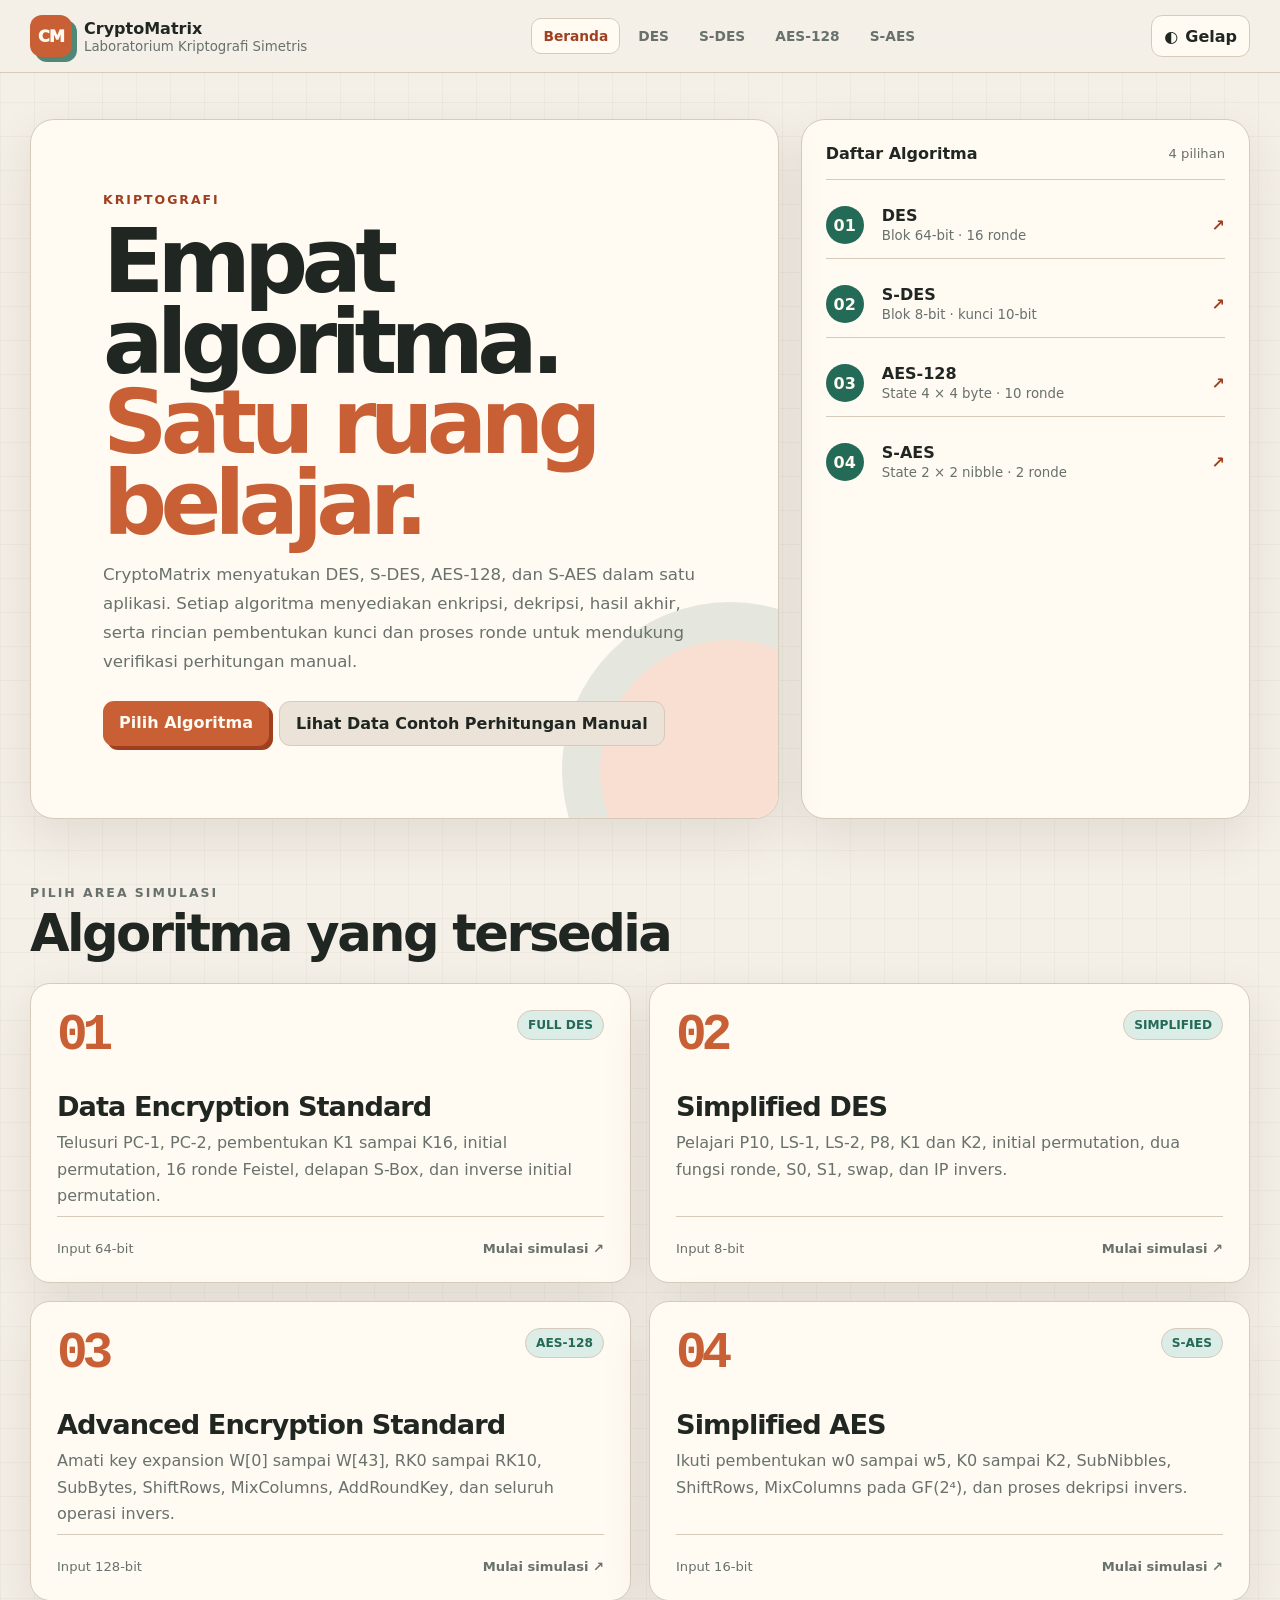
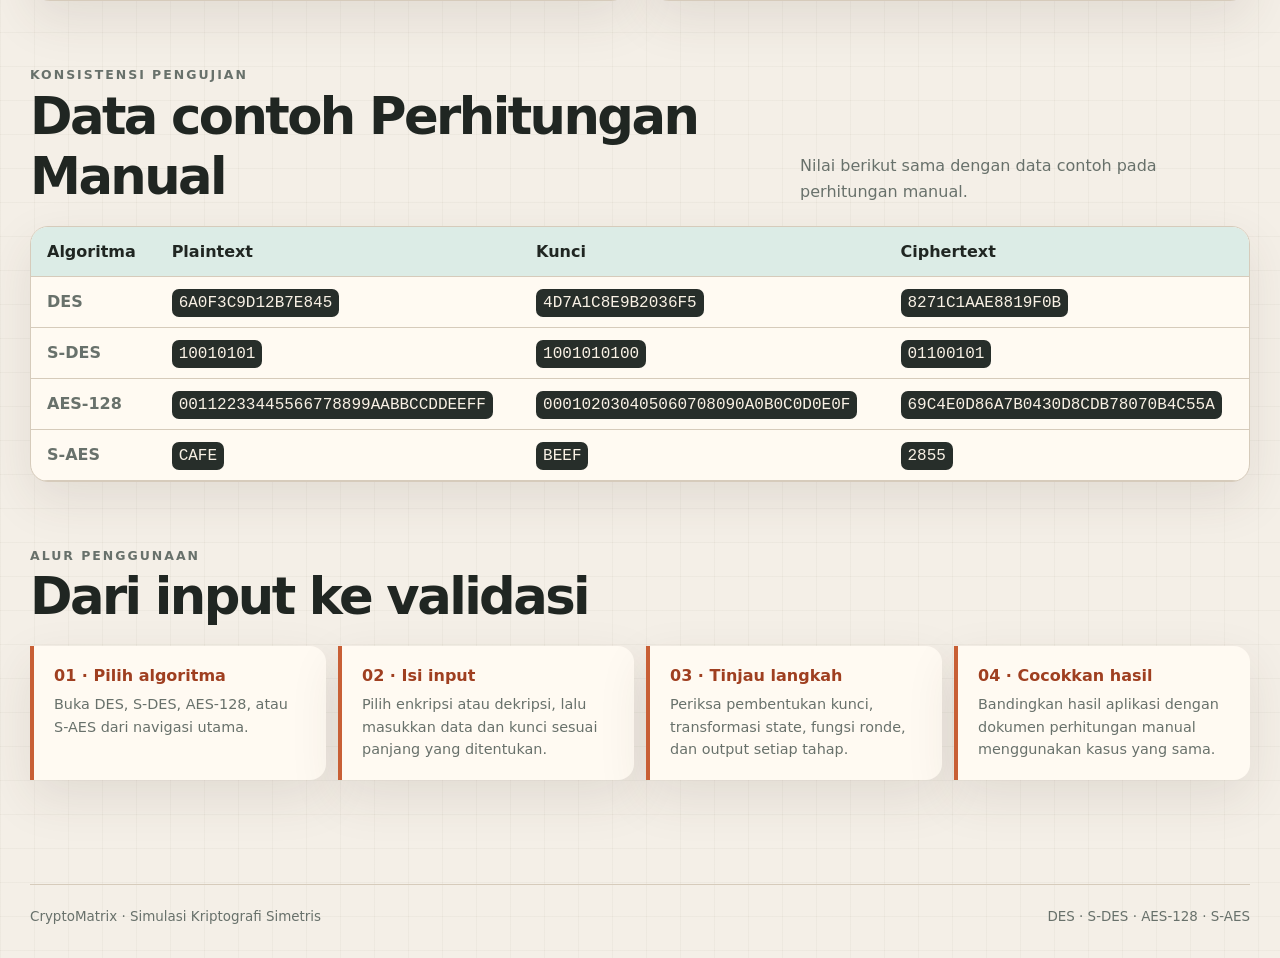
<file: index.html>
<!doctype html>
<html lang="id">

<head>
  <meta charset="utf-8" />
  <meta name="viewport" content="width=device-width, initial-scale=1" />
  <meta name="description"
    content="CryptoMatrix, aplikasi web simulasi algoritma kriptografi DES, S-DES, AES-128, dan S-AES dengan perhitungan langkah demi langkah." />
  <title>Cryptomatrix | Simulasi Algoritma Kriptografi</title>
  <link rel="stylesheet" href="assets/unified.css" />
  <link rel="stylesheet" href="assets/landing.css" />
  <script>
    try { document.documentElement.dataset.theme = localStorage.getItem('cryptomatrix-theme') || (matchMedia('(prefers-color-scheme: dark)').matches ? 'dark' : 'light'); } catch (_) { }
  </script>
</head>

<body>
  <header class="site-header">
    <div class="site-header__inner">
      <a class="site-brand" href="index.html" aria-label="Beranda CryptoMatrix">
        <span class="site-brand__mark">CM</span>
        <span><strong>CryptoMatrix</strong><small>Laboratorium Kriptografi Simetris</small></span>
      </a>
      <nav class="site-menu" data-site-menu aria-label="Navigasi utama">
        <a class="is-active" href="index.html">Beranda</a>
        <a data-algorithm-link="des" href="des/">DES</a>
        <a data-algorithm-link="sdes" href="sdes/">S-DES</a>
        <a data-algorithm-link="aes" href="aes/">AES-128</a>
        <a data-algorithm-link="saes" href="saes/">S-AES</a>
      </nav>
      <div class="site-actions">
        <button class="menu-toggle" type="button" data-menu-toggle aria-expanded="false"
          aria-label="Buka menu">☰</button>
        <button class="theme-toggle" type="button" data-theme-toggle aria-pressed="false"><span
            data-theme-icon>◐</span><span data-theme-label>Gelap</span></button>
      </div>
    </div>
  </header>

  <main class="landing-main">
    <section class="landing-hero">
      <article class="hero-copy">
        <p class="landing-kicker">Kriptografi</p>
        <h1>Empat algoritma.<br /><em>Satu ruang belajar.</em></h1>
        <p>CryptoMatrix menyatukan DES, S-DES, AES-128, dan S-AES dalam satu aplikasi. Setiap algoritma menyediakan
          enkripsi, dekripsi, hasil akhir, serta rincian pembentukan kunci dan proses ronde untuk mendukung verifikasi
          perhitungan manual.</p>
        <div class="hero-actions">
          <a class="primary" href="#algoritma">Pilih Algoritma</a>
          <a class="secondary" href="#data-uji">Lihat Data Contoh Perhitungan Manual</a>
        </div>
      </article>

      <aside class="hero-index" aria-label="Daftar algoritma">
        <div class="hero-index__head"><strong>Daftar Algoritma</strong><span>4 pilihan</span></div>
        <a class="index-row" href="des/"><b>01</b><span><strong>DES</strong><small>Blok 64-bit · 16
              ronde</small></span><i>↗</i></a>
        <a class="index-row" href="sdes/"><b>02</b><span><strong>S-DES</strong><small>Blok 8-bit · kunci
              10-bit</small></span><i>↗</i></a>
        <a class="index-row" href="aes/"><b>03</b><span><strong>AES-128</strong><small>State 4 × 4 byte · 10
              ronde</small></span><i>↗</i></a>
        <a class="index-row" href="saes/"><b>04</b><span><strong>S-AES</strong><small>State 2 × 2 nibble · 2
              ronde</small></span><i>↗</i></a>
      </aside>
    </section>

    <section id="algoritma" class="section-block">
      <div class="section-heading">
        <div>
          <p class="landing-kicker">Pilih area simulasi</p>
          <h2>Algoritma yang tersedia</h2>
        </div>
      </div>
      <div class="algorithm-grid">
        <a class="algorithm-card" href="des/">
          <div class="algorithm-card__top"><span class="algorithm-card__number">01</span><span
              class="algorithm-card__tag">FULL DES</span></div>
          <h3>Data Encryption Standard</h3>
          <p>Telusuri PC-1, PC-2, pembentukan K1 sampai K16, initial permutation, 16 ronde Feistel, delapan S-Box, dan
            inverse initial permutation.</p>
          <div class="algorithm-card__meta"><span>Input 64-bit</span><strong>Mulai simulasi ↗</strong></div>
        </a>
        <a class="algorithm-card" href="sdes/">
          <div class="algorithm-card__top"><span class="algorithm-card__number">02</span><span
              class="algorithm-card__tag">SIMPLIFIED</span></div>
          <h3>Simplified DES</h3>
          <p>Pelajari P10, LS-1, LS-2, P8, K1 dan K2, initial permutation, dua fungsi ronde, S0, S1, swap, dan IP
            invers.</p>
          <div class="algorithm-card__meta"><span>Input 8-bit</span><strong>Mulai simulasi ↗</strong></div>
        </a>
        <a class="algorithm-card" href="aes/">
          <div class="algorithm-card__top"><span class="algorithm-card__number">03</span><span
              class="algorithm-card__tag">AES-128</span></div>
          <h3>Advanced Encryption Standard</h3>
          <p>Amati key expansion W[0] sampai W[43], RK0 sampai RK10, SubBytes, ShiftRows, MixColumns, AddRoundKey, dan
            seluruh operasi invers.</p>
          <div class="algorithm-card__meta"><span>Input 128-bit</span><strong>Mulai simulasi ↗</strong></div>
        </a>
        <a class="algorithm-card" href="saes/">
          <div class="algorithm-card__top"><span class="algorithm-card__number">04</span><span
              class="algorithm-card__tag">S-AES</span></div>
          <h3>Simplified AES</h3>
          <p>Ikuti pembentukan w0 sampai w5, K0 sampai K2, SubNibbles, ShiftRows, MixColumns pada GF(2⁴), dan proses
            dekripsi invers.</p>
          <div class="algorithm-card__meta"><span>Input 16-bit</span><strong>Mulai simulasi ↗</strong></div>
        </a>
      </div>
    </section>

    <section id="data-uji" class="section-block">
      <div class="section-heading">
        <div>
          <p class="landing-kicker">Konsistensi pengujian</p>
          <h2>Data contoh Perhitungan Manual</h2>
        </div>
        <p>Nilai berikut sama dengan data contoh pada perhitungan manual.</p>
      </div>
      <div class="test-table-wrap">
        <table class="test-table">
          <thead>
            <tr>
              <th>Algoritma</th>
              <th>Plaintext</th>
              <th>Kunci</th>
              <th>Ciphertext</th>
            </tr>
          </thead>
          <tbody>
            <tr>
              <td><strong>DES</strong></td>
              <td><code>6A0F3C9D12B7E845</code></td>
              <td><code>4D7A1C8E9B2036F5</code></td>
              <td><code>8271C1AAE8819F0B</code></td>
            </tr>
            <tr>
              <td><strong>S-DES</strong></td>
              <td><code>10010101</code></td>
              <td><code>1001010100</code></td>
              <td><code>01100101</code></td>
            </tr>
            <tr>
              <td><strong>AES-128</strong></td>
              <td><code>00112233445566778899AABBCCDDEEFF</code></td>
              <td><code>000102030405060708090A0B0C0D0E0F</code></td>
              <td><code>69C4E0D86A7B0430D8CDB78070B4C55A</code></td>
            </tr>
            <tr>
              <td><strong>S-AES</strong></td>
              <td><code>CAFE</code></td>
              <td><code>BEEF</code></td>
              <td><code>2855</code></td>
            </tr>
          </tbody>
        </table>
      </div>
    </section>

    <section class="section-block">
      <div class="section-heading">
        <div>
          <p class="landing-kicker">Alur penggunaan</p>
          <h2>Dari input ke validasi</h2>
        </div>
      </div>
      <div class="workflow">
        <article><b>01 · Pilih algoritma</b>
          <p>Buka DES, S-DES, AES-128, atau S-AES dari navigasi utama.</p>
        </article>
        <article><b>02 · Isi input</b>
          <p>Pilih enkripsi atau dekripsi, lalu masukkan data dan kunci sesuai panjang yang ditentukan.</p>
        </article>
        <article><b>03 · Tinjau langkah</b>
          <p>Periksa pembentukan kunci, transformasi state, fungsi ronde, dan output setiap tahap.</p>
        </article>
        <article><b>04 · Cocokkan hasil</b>
          <p>Bandingkan hasil aplikasi dengan dokumen perhitungan manual menggunakan kasus yang sama.</p>
        </article>
      </div>
    </section>
  </main>

  <footer class="site-footer"><span>CryptoMatrix · Simulasi Kriptografi Simetris</span><span>DES · S-DES · AES-128 ·
      S-AES</span></footer>
  <script src="assets/theme.js"></script>
</body>

</html>
</file>
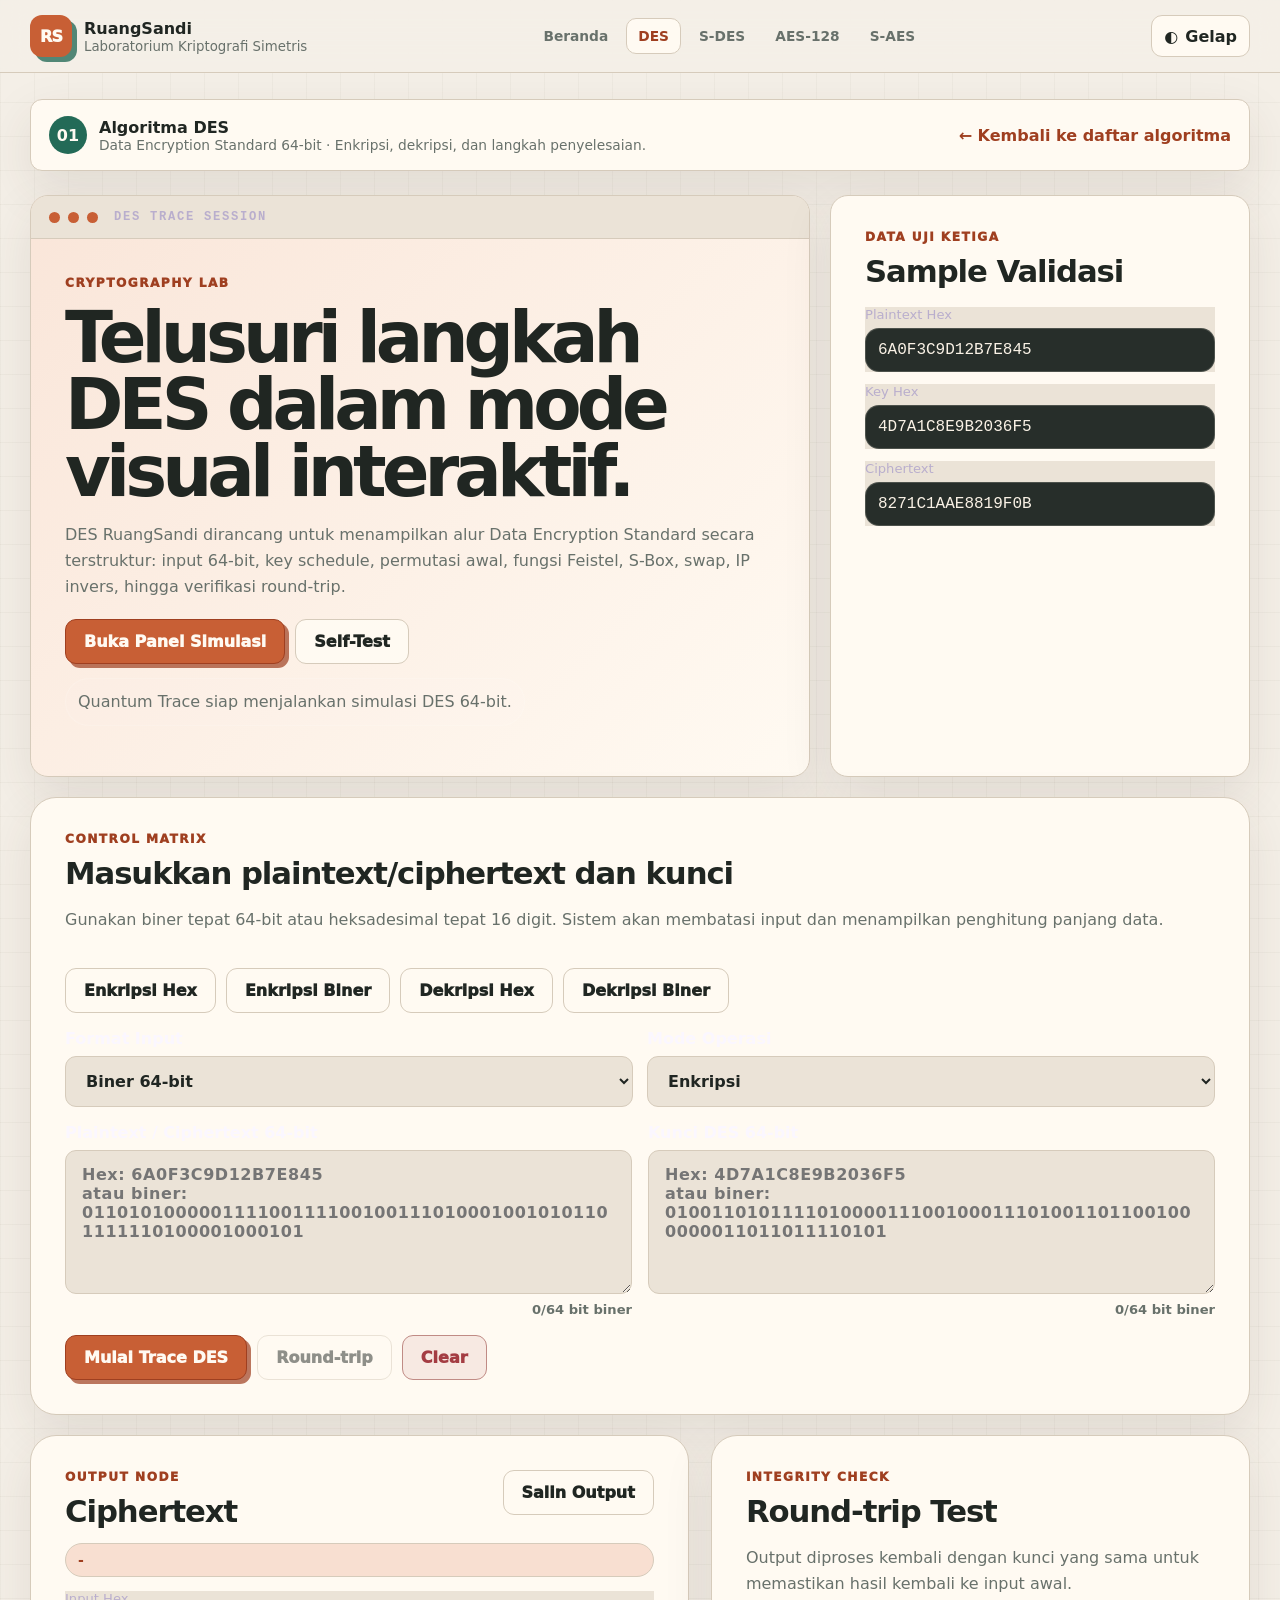
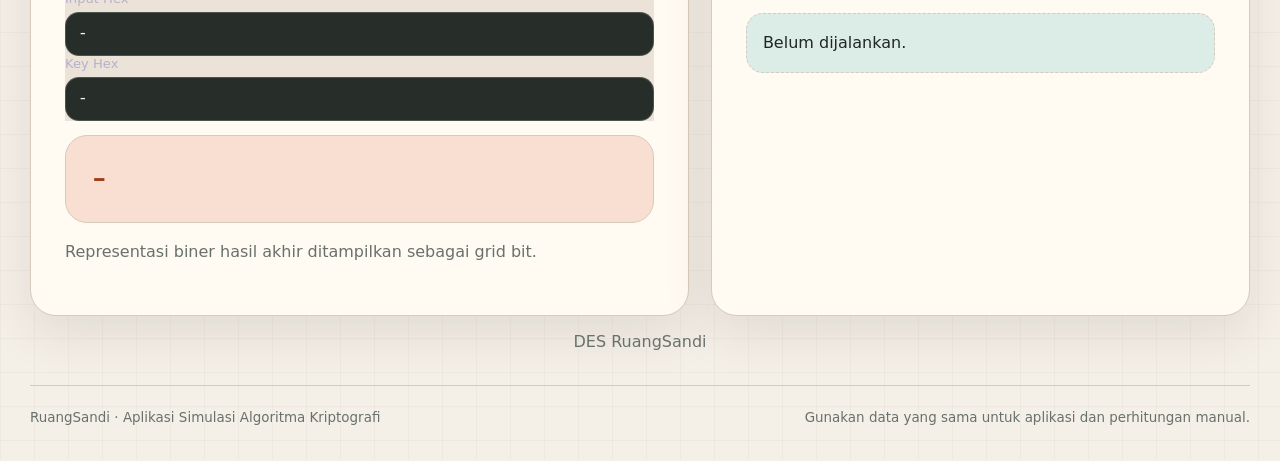
<file: des/index.html>
<!DOCTYPE html>

<html lang="id">
<head>
<meta charset="utf-8"/>
<meta content="width=device-width, initial-scale=1.0" name="viewport"/>
<title>RuangSandi | DES</title>
<link href="styles.css" rel="stylesheet"/>
<link href="../assets/favicon.svg" rel="icon" type="image/svg+xml"/><link href="../assets/unified.css" rel="stylesheet"/><script>try{document.documentElement.dataset.theme=localStorage.getItem('ruangsandi-theme')||(matchMedia('(prefers-color-scheme: dark)').matches?'dark':'light')}catch(_){}</script></head>
<body class="algorithm-page algorithm-des" data-algorithm="des"><header class="site-header">
<div class="site-header__inner">
<a aria-label="Beranda RuangSandi" class="site-brand" href="../index.html">
<span class="site-brand__mark">RS</span>
<span><strong>RuangSandi</strong><small>Laboratorium Kriptografi Simetris</small></span>
</a>
<nav aria-label="Navigasi algoritma" class="site-menu" data-site-menu="">
<a href="../index.html">Beranda</a>
<a data-algorithm-link="des" href="../des/">DES</a>
<a data-algorithm-link="sdes" href="../sdes/">S-DES</a>
<a data-algorithm-link="aes" href="../aes/">AES-128</a>
<a data-algorithm-link="saes" href="../saes/">S-AES</a>
</nav>
<div class="site-actions">
<button aria-expanded="false" aria-label="Buka menu" class="menu-toggle" data-menu-toggle="" type="button">☰</button>
<button aria-pressed="false" class="theme-toggle" data-theme-toggle="" type="button"><span data-theme-icon="">◐</span><span data-theme-label="">Gelap</span></button>
</div>
</div>
</header><section aria-label="Identitas algoritma" class="algorithm-banner">
<div class="algorithm-banner__copy">
<span class="algorithm-banner__number">01</span>
<div><strong>Algoritma DES</strong><p>Data Encryption Standard 64-bit · Enkripsi, dekripsi, dan langkah penyelesaian.</p></div>
</div>
<a href="../index.html#algoritma">← Kembali ke daftar algoritma</a>
</section>
<div class="orb orb-a"></div>
<div class="orb orb-b"></div>
<header class="topbar">
<a aria-label="DES RuangSandi" class="brand" href="#inputSection">
<span class="brand-mark">RS</span>
<span>
<strong>DES RuangSandi</strong>
<small>64-bit DES Visual Simulator</small>
</span>
</a>
<nav aria-label="Fitur utama" class="nav-tags">
<span>Binary / Hex</span>
<span>PC-1 &amp; PC-2</span>
<span>16 Rounds</span>
<span>S-Box Trace</span>
</nav>
</header>
<main class="page-grid">
<section class="hero-terminal">
<div class="terminal-head">
<span></span><span></span><span></span>
<b>DES TRACE SESSION</b>
</div>
<div class="terminal-body">
<p class="eyebrow">Cryptography Lab</p>
<h1>Telusuri langkah DES dalam mode visual interaktif.</h1>
<p>
          DES RuangSandi dirancang untuk menampilkan alur Data Encryption Standard secara terstruktur:
          input 64-bit, key schedule, permutasi awal, fungsi Feistel, S-Box, swap, IP invers,
          hingga verifikasi round-trip.
        </p>
<div class="hero-actions">
<a class="primary-link" href="#inputSection">Buka Panel Simulasi</a>
<button class="outline-btn" id="selfTestBtn" type="button">Self-Test</button>
</div>
<p class="status-line" id="statusLine">RuangSandi siap menjalankan simulasi DES 64-bit.</p>
</div>
</section>
<aside aria-label="Data uji standar" class="sample-card">
<p class="eyebrow">Data Uji Ketiga</p>
<h2>Sample Validasi</h2>
<div class="sample-list">
<div>
<span>Plaintext Hex</span>
<code>6A0F3C9D12B7E845</code>
</div>
<div>
<span>Key Hex</span>
<code>4D7A1C8E9B2036F5</code>
</div>
<div>
<span>Ciphertext</span>
<code>8271C1AAE8819F0B</code>
</div>
</div>
</aside>
<section class="glass-panel input-panel" id="inputSection">
<div class="section-title">
<div>
<p class="eyebrow">Control Matrix</p>
<h2>Masukkan plaintext/ciphertext dan kunci</h2>
<p class="muted">Gunakan biner tepat 64-bit atau heksadesimal tepat 16 digit. Sistem akan membatasi input dan
            menampilkan penghitung panjang data.</p>
</div>
</div>
<div class="quick-fill">
<button class="neon-btn" id="fillSampleHexBtn" type="button">Enkripsi Hex</button>
<button class="neon-btn" id="fillSampleBinBtn" type="button">Enkripsi Biner</button>
<button class="neon-btn" id="fillDecryptHexBtn" type="button">Dekripsi Hex</button>
<button class="neon-btn" id="fillDecryptBinBtn" type="button">Dekripsi Biner</button>
</div>
<div class="form-grid">
<label class="field">
<span>Format Input</span>
<select id="inputFormat">
<option value="bin">Biner 64-bit</option>
<option value="hex">Heksadesimal 16 digit</option>
</select>
</label>
<label class="field">
<span>Mode Operasi</span>
<select id="mode">
<option value="encrypt">Enkripsi</option>
<option value="decrypt">Dekripsi</option>
</select>
</label>
</div>
<div class="textarea-grid">
<label class="field full">
<span id="inputLabel">Plaintext / Ciphertext 64-bit</span>
<textarea id="messageInput" placeholder="Hex: 6A0F3C9D12B7E845
atau biner: 0110101000001111001111001001110100010010101101111110100001000101" rows="6" spellcheck="false"></textarea>
<small class="input-counter" id="messageCounter">0/64 bit biner</small>
</label>
<label class="field full">
<span>Kunci DES 64-bit</span>
<textarea id="keyInput" placeholder="Hex: 4D7A1C8E9B2036F5
atau biner: 0100110101111010000111001000111010011011001000000011011011110101" rows="6" spellcheck="false"></textarea>
<small class="input-counter" id="keyCounter">0/64 bit biner</small>
</label>
</div>
<div class="actions">
<button class="primary-btn" id="processBtn" type="button">Mulai Trace DES</button>
<button class="secondary-btn" disabled="" id="roundTripBtn" type="button">Round-trip</button>
<button class="danger-btn" id="resetBtn" type="button">Clear</button>
</div>
<p class="error-box" hidden="" id="errorBox"></p>
</section>
<section class="result-grid" hidden="" id="resultSection">
<article class="glass-panel result-card">
<div class="section-title compact-title">
<div>
<p class="eyebrow">Output Node</p>
<h2 id="resultTitle">Ciphertext</h2>
</div>
<button class="neon-btn" id="copyOutputBtn" type="button">Salin Output</button>
</div>
<p class="detected" id="detectedInfo">-</p>
<div class="preview-row">
<div><span>Input Hex</span><code id="inputHexPreview">-</code></div>
<div><span>Key Hex</span><code id="keyHexPreview">-</code></div>
</div>
<div class="result-value" id="hexOutput">-</div>
<p class="muted">Representasi biner hasil akhir ditampilkan sebagai grid bit.</p>
<div class="bit-grid compact" id="binaryOutput"></div>
</article>
<article class="glass-panel result-card verify-card">
<p class="eyebrow">Integrity Check</p>
<h2>Round-trip Test</h2>
<p class="muted">Output diproses kembali dengan kunci yang sama untuk memastikan hasil kembali ke input awal.
        </p>
<div class="verify-box" id="roundTripResult">Belum dijalankan.</div>
</article>
</section>
<section class="glass-panel analysis-panel" hidden="" id="keyScheduleSection">
<div class="section-title">
<div>
<p class="eyebrow">Key Schedule Trace</p>
<h2>Pembentukan subkunci K1 sampai K16</h2>
<p class="muted">Kunci 64-bit diproses melalui PC-1, dibagi menjadi C0 dan D0, digeser berdasarkan LS, lalu
            dipermutasi PC-2 menjadi subkunci 48-bit.</p>
</div>
<button class="neon-btn toggle-btn" data-target="keyScheduleBody" type="button">Sembunyikan</button>
</div>
<div id="keyScheduleBody">
<div class="step-box glow-box">
<div class="step-head">
<h3>PC-1 Output</h3>
<code id="pc1Hex">-</code>
</div>
<p class="muted">Hasil PC-1 berukuran 56-bit karena bit paritas tidak dipakai dalam pembentukan subkunci.</p>
<div class="bit-grid" id="pc1Bits"></div>
</div>
<div class="two-col">
<div class="step-box">
<h3>C0</h3>
<div class="bit-grid compact" id="c0Bits"></div>
</div>
<div class="step-box">
<h3>D0</h3>
<div class="bit-grid compact" id="d0Bits"></div>
</div>
</div>
<div class="table-wrap">
<table id="subkeyTable">
<thead>
<tr>
<th>Subkunci</th>
<th>LS</th>
<th>Cn setelah LS</th>
<th>Dn setelah LS</th>
<th>Kn hasil PC-2</th>
<th>Hex</th>
</tr>
</thead>
<tbody></tbody>
</table>
</div>
</div>
</section>
<section class="glass-panel analysis-panel" hidden="" id="processSection">
<div class="section-title">
<div>
<p class="eyebrow">Feistel Path</p>
<h2>IP, 16 round, S-Box, swap, dan IP invers</h2>
<p class="muted">Setiap round memperlihatkan ekspansi E, XOR dengan subkunci, substitusi S-Box, permutasi P,
            serta perubahan L dan R.</p>
</div>
<button class="neon-btn toggle-btn" data-target="processBody" type="button">Sembunyikan</button>
</div>
<div id="processBody">
<div class="step-box glow-box">
<div class="step-head">
<h3>Initial Permutation (IP)</h3>
<code id="ipHex">-</code>
</div>
<div class="bit-grid" id="ipBits"></div>
<div class="two-col mt">
<div>
<h4>L0</h4>
<div class="bit-grid compact" id="l0Bits"></div>
</div>
<div>
<h4>R0</h4>
<div class="bit-grid compact" id="r0Bits"></div>
</div>
</div>
</div>
<div class="rounds" id="roundsContainer"></div>
<div class="step-box">
<div class="step-head">
<h3>Preoutput R16 + L16</h3>
<code id="preoutputHex">-</code>
</div>
<p class="muted">Setelah round ke-16, R16 dan L16 digabung sebelum diproses oleh IP invers.</p>
<div class="bit-grid" id="preoutputBits"></div>
</div>
<div class="step-box">
<h3>Inverse Initial Permutation (IP<sup>-1</sup>)</h3>
<div class="bit-grid" id="finalBits"></div>
</div>
</div>
</section>
</main>
<footer class="footer">
<p>DES RuangSandi</p>
</footer>
<script src="app.js"></script>
<footer class="site-footer">
<span>RuangSandi · Aplikasi Simulasi Algoritma Kriptografi</span>
<span>Gunakan data yang sama untuk aplikasi dan perhitungan manual.</span>
</footer><script src="../assets/theme.js"></script></body>
</html>
</file>
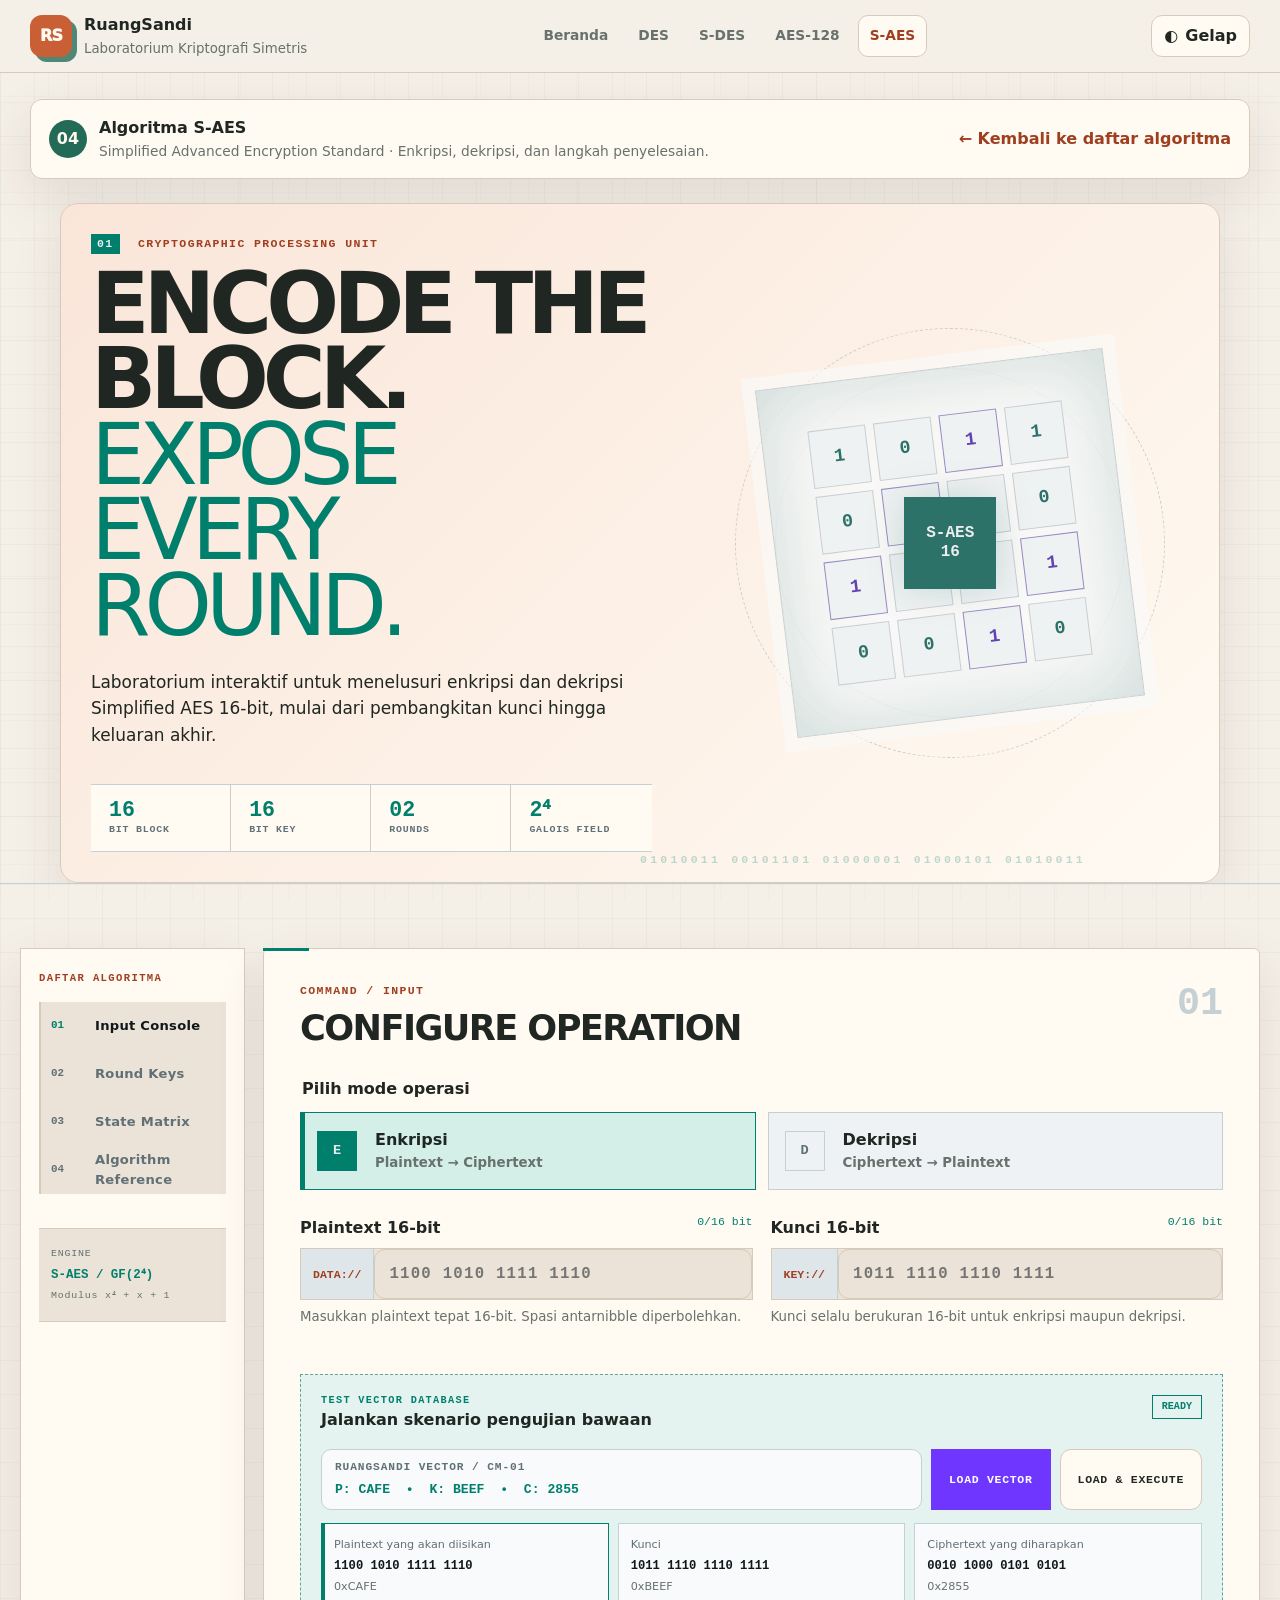
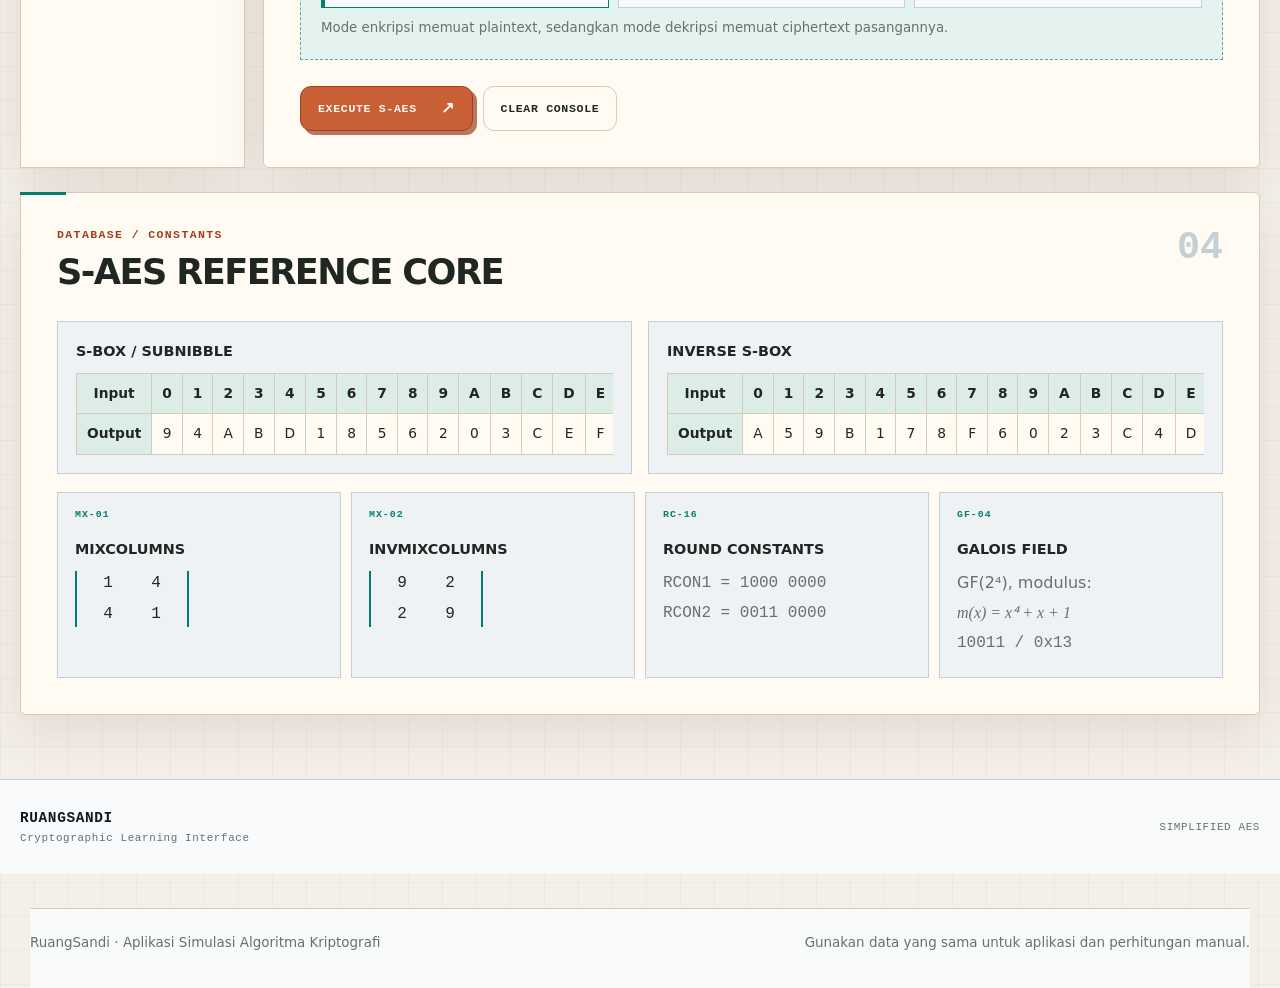
<file: saes/index.html>
<!DOCTYPE html>

<html lang="id">
<head>
<meta charset="utf-8"/>
<meta content="width=device-width, initial-scale=1.0" name="viewport"/>
<meta content="RuangSandi, simulator Simplified AES 16-bit dengan visualisasi proses enkripsi dan dekripsi secara lengkap." name="description"/>
<title>RuangSandi | S-AES</title>
<link href="style.css" rel="stylesheet"/>
<link href="../assets/favicon.svg" rel="icon" type="image/svg+xml"/><link href="../assets/unified.css" rel="stylesheet"/><script>try{document.documentElement.dataset.theme=localStorage.getItem('ruangsandi-theme')||(matchMedia('(prefers-color-scheme: dark)').matches?'dark':'light')}catch(_){}</script></head>
<body class="algorithm-page algorithm-saes" data-algorithm="saes"><header class="site-header">
<div class="site-header__inner">
<a aria-label="Beranda RuangSandi" class="site-brand" href="../index.html">
<span class="site-brand__mark">RS</span>
<span><strong>RuangSandi</strong><small>Laboratorium Kriptografi Simetris</small></span>
</a>
<nav aria-label="Navigasi algoritma" class="site-menu" data-site-menu="">
<a href="../index.html">Beranda</a>
<a data-algorithm-link="des" href="../des/">DES</a>
<a data-algorithm-link="sdes" href="../sdes/">S-DES</a>
<a data-algorithm-link="aes" href="../aes/">AES-128</a>
<a data-algorithm-link="saes" href="../saes/">S-AES</a>
</nav>
<div class="site-actions">
<button aria-expanded="false" aria-label="Buka menu" class="menu-toggle" data-menu-toggle="" type="button">☰</button>
<button aria-pressed="false" class="theme-toggle" data-theme-toggle="" type="button"><span data-theme-icon="">◐</span><span data-theme-label="">Gelap</span></button>
</div>
</div>
</header><section aria-label="Identitas algoritma" class="algorithm-banner">
<div class="algorithm-banner__copy">
<span class="algorithm-banner__number">04</span>
<div><strong>Algoritma S-AES</strong><p>Simplified Advanced Encryption Standard · Enkripsi, dekripsi, dan langkah penyelesaian.</p></div>
</div>
<a href="../index.html#algoritma">← Kembali ke daftar algoritma</a>
</section>
<div aria-hidden="true" class="matrix-noise"></div>
<header class="hero">
<nav aria-label="Navigasi utama" class="topbar container">
<a aria-label="RuangSandi" class="brand" href="#top">
<span class="brand__mark">RS</span>
<span class="brand__copy">
<strong>RuangSandi</strong>
<small>S-AES Security Console</small>
</span>
</a>
<div class="topbar__status">
<span class="live-dot"></span>
<span>CORE ONLINE</span>
<button aria-label="Ganti tema" class="icon-button" id="themeButton" title="Ganti tema" type="button">
<span aria-hidden="true">◐</span>
</button>
</div>
</nav>
<div class="hero__inner container" id="top">
<div class="hero__content">
<p class="eyebrow"><span>01</span> CRYPTOGRAPHIC PROCESSING UNIT</p>
<h1>Encode the block.<br/><em>Expose every round.</em></h1>
<p class="hero__subtitle">
          Laboratorium interaktif untuk menelusuri enkripsi dan dekripsi Simplified AES 16-bit, mulai dari pembangkitan
          kunci hingga keluaran akhir.
        </p>
<div aria-label="Spesifikasi algoritma" class="hero__metrics">
<article><strong>16</strong><span>BIT BLOCK</span></article>
<article><strong>16</strong><span>BIT KEY</span></article>
<article><strong>02</strong><span>ROUNDS</span></article>
<article><strong>2⁴</strong><span>GALOIS FIELD</span></article>
</div>
</div>
<div aria-hidden="true" class="hero__visual">
<div class="core-orbit core-orbit--one"></div>
<div class="core-orbit core-orbit--two"></div>
<div class="core-grid">
<span>1</span><span>0</span><span>1</span><span>1</span>
<span>0</span><span>1</span><span>0</span><span>0</span>
<span>1</span><span>1</span><span>0</span><span>1</span>
<span>0</span><span>0</span><span>1</span><span>0</span>
</div>
<div class="core-label">S-AES<br/>16</div>
</div>
</div>
</header>
<main class="container main-layout">
<section aria-label="Panel utama RuangSandi" class="console-grid">
<aside class="console-sidebar">
<p class="sidebar-label">DAFTAR ALGORITMA</p>
<div class="module-item module-item--active"><span>01</span><strong>Input Console</strong></div>
<div class="module-item"><span>02</span><strong>Round Keys</strong></div>
<div class="module-item"><span>03</span><strong>State Matrix</strong></div>
<div class="module-item"><span>04</span><strong>Algorithm Reference</strong></div>
<div class="sidebar-info">
<span>ENGINE</span>
<strong>S-AES / GF(2⁴)</strong>
<small>Modulus x⁴ + x + 1</small>
</div>
</aside>
<section aria-labelledby="input-title" class="card input-card">
<div class="section-heading">
<div>
<p class="section-kicker">COMMAND / INPUT</p>
<h2 id="input-title">Configure operation</h2>
</div>
<span class="panel-index">01</span>
</div>
<form id="saesForm" novalidate="">
<fieldset class="mode-selector">
<legend>Pilih mode operasi</legend>
<label class="mode-option">
<input checked="" name="mode" type="radio" value="encrypt"/>
<span class="mode-icon">E</span>
<span>
<strong>Enkripsi</strong>
<small>Plaintext → Ciphertext</small>
</span>
</label>
<label class="mode-option">
<input name="mode" type="radio" value="decrypt"/>
<span class="mode-icon">D</span>
<span>
<strong>Dekripsi</strong>
<small>Ciphertext → Plaintext</small>
</span>
</label>
</fieldset>
<div class="input-grid">
<div class="form-group">
<div class="label-row">
<label for="dataInput" id="dataLabel">Plaintext 16-bit</label>
<span class="char-count" id="dataCount">0/16 bit</span>
</div>
<div class="terminal-input">
<span class="terminal-prefix">DATA://</span>
<input aria-describedby="dataHelp dataError" autocomplete="off" id="dataInput" inputmode="numeric" maxlength="23" name="dataInput" placeholder="1100 1010 1111 1110" spellcheck="false" type="text"/>
</div>
<small id="dataHelp">Masukkan tepat 16 karakter biner. Spasi antarnibble diperbolehkan.</small>
<p class="error-message" id="dataError" role="alert"></p>
</div>
<div class="form-group">
<div class="label-row">
<label for="keyInput">Kunci 16-bit</label>
<span class="char-count" id="keyCount">0/16 bit</span>
</div>
<div class="terminal-input">
<span class="terminal-prefix">KEY://</span>
<input aria-describedby="keyHelp keyError" autocomplete="off" id="keyInput" inputmode="numeric" maxlength="23" name="keyInput" placeholder="1011 1110 1110 1111" spellcheck="false" type="text"/>
</div>
<small id="keyHelp">Kunci selalu berukuran 16-bit untuk enkripsi maupun dekripsi.</small>
<p class="error-message" id="keyError" role="alert"></p>
</div>
</div>
<div aria-labelledby="example-title" class="example-panel">
<div class="example-panel__header">
<div>
<span class="example-panel__eyebrow">TEST VECTOR DATABASE</span>
<strong id="example-title">Jalankan skenario pengujian bawaan</strong>
</div>
<span class="example-chip">READY</span>
</div>
<div class="example-control-row">
<div aria-describedby="exampleHelp" class="single-vector-label">
<span>RUANGSANDI VECTOR / CM-01</span>
<strong>P: CAFE  •  K: BEEF  •  C: 2855</strong>
</div>
<button class="button button--example" id="fillExampleButton" type="button">LOAD VECTOR</button>
<button class="button button--secondary" id="runExampleButton" type="button">LOAD &amp; EXECUTE</button>
</div>
<div aria-live="polite" class="example-preview" id="examplePreview"></div>
<small id="exampleHelp">Mode enkripsi memuat plaintext, sedangkan mode dekripsi memuat ciphertext
              pasangannya.</small>
</div>
<div class="form-actions">
<button class="button button--primary" type="submit"><span>EXECUTE S-AES</span><b>↗</b></button>
<button class="button button--secondary" id="resetButton" type="reset">CLEAR CONSOLE</button>
</div>
</form>
</section>
</section>
<section aria-labelledby="result-title" aria-live="polite" class="card result-card hidden" id="resultPanel">
<div class="section-heading">
<div>
<p class="section-kicker">PROCESS / OUTPUT</p>
<h2 id="result-title">Operation result</h2>
</div>
<span class="status-badge" id="modeBadge">Enkripsi</span>
</div>
<div class="result-grid">
<div class="result-box result-box--binary">
<span id="binaryResultLabel">Ciphertext biner</span>
<strong class="mono result-value" id="binaryResult"></strong>
<button class="copy-button" id="copyBinaryButton" type="button">COPY</button>
</div>
<div class="result-box result-box--hex">
<span id="hexResultLabel">Ciphertext heksadesimal</span>
<strong class="mono result-value" id="hexResult"></strong>
<button class="copy-button" id="copyHexButton" type="button">COPY</button>
</div>
</div>
<div class="result-summary" id="resultSummary"></div>
</section>
<section aria-labelledby="steps-title" class="steps-panel hidden" id="stepsPanel">
<div class="steps-toolbar card">
<div>
<p class="section-kicker">TRACE / ROUND PROCESS</p>
<h2 id="steps-title">Execution trace</h2>
</div>
<div class="toolbar-actions">
<button class="button button--small button--secondary" id="expandAllButton" type="button">EXPAND ALL</button>
<button class="button button--small button--secondary" id="collapseAllButton" type="button">COLLAPSE
            ALL</button>
</div>
</div>
<div id="stepsContainer"></div>
</section>
<section aria-labelledby="reference-title" class="card reference-card">
<div class="section-heading">
<div>
<p class="section-kicker">DATABASE / CONSTANTS</p>
<h2 id="reference-title">S-AES reference core</h2>
</div>
<span class="panel-index">04</span>
</div>
<div class="reference-grid">
<div class="reference-block">
<h3>S-Box / SubNibble</h3>
<div class="table-scroll" id="sboxTable"></div>
</div>
<div class="reference-block">
<h3>Inverse S-Box</h3>
<div class="table-scroll" id="inverseSboxTable"></div>
</div>
</div>
<div class="constant-grid">
<article class="constant-card"><span>MX-01</span>
<h3>MixColumns</h3>
<div aria-label="Matriks MixColumns" class="math-matrix">
<span>1</span><span>4</span><span>4</span><span>1</span></div>
</article>
<article class="constant-card"><span>MX-02</span>
<h3>InvMixColumns</h3>
<div aria-label="Matriks inverse MixColumns" class="math-matrix">
<span>9</span><span>2</span><span>2</span><span>9</span></div>
</article>
<article class="constant-card"><span>RC-16</span>
<h3>Round constants</h3>
<p class="mono">RCON1 = 1000 0000</p>
<p class="mono">RCON2 = 0011 0000</p>
</article>
<article class="constant-card"><span>GF-04</span>
<h3>Galois Field</h3>
<p>GF(2⁴), modulus:</p>
<p class="formula">m(x) = x⁴ + x + 1</p>
<p class="mono">10011 / 0x13</p>
</article>
</div>
</section>
</main>
<footer>
<div class="container footer-inner">
<div><strong>RuangSandi</strong><span>Cryptographic Learning Interface</span></div>
<p>SIMPLIFIED AES</p>
</div>
</footer>
<div aria-live="polite" class="toast" id="toast" role="status"></div>
<script src="app.js"></script>
<footer class="site-footer">
<span>RuangSandi · Aplikasi Simulasi Algoritma Kriptografi</span>
<span>Gunakan data yang sama untuk aplikasi dan perhitungan manual.</span>
</footer><script src="../assets/theme.js"></script></body>
</html>
</file>
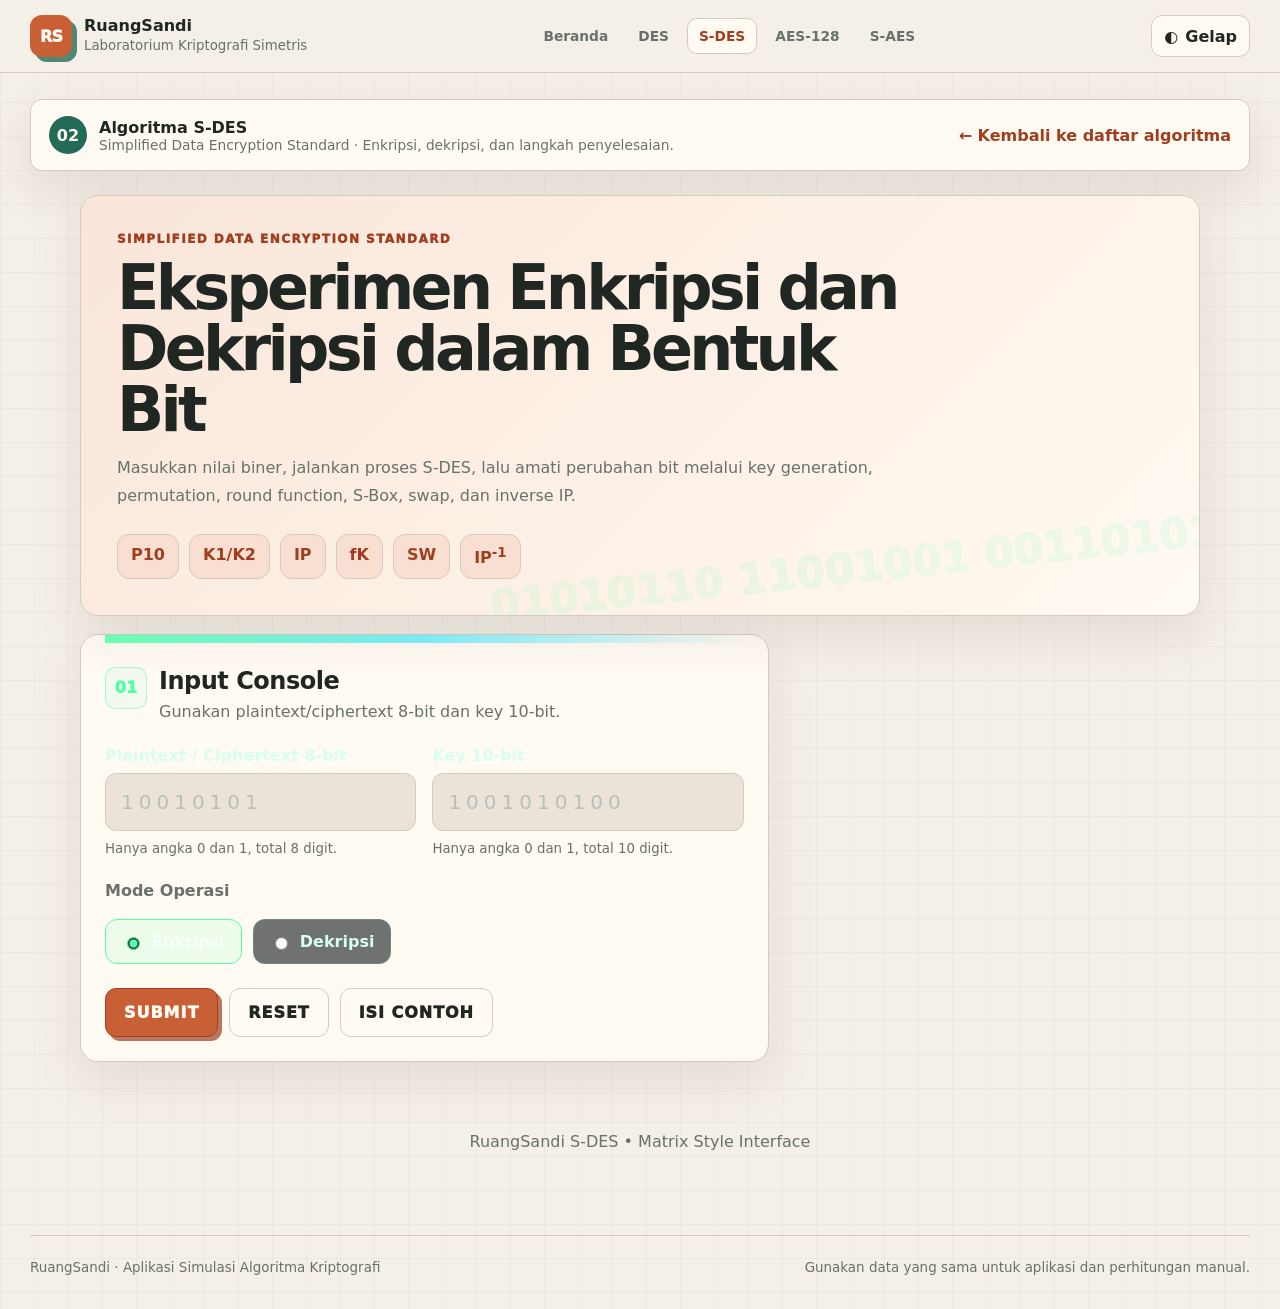
<file: sdes/index.html>
<!DOCTYPE html>

<html lang="id">
<head>
<meta charset="utf-8"/>
<meta content="width=device-width, initial-scale=1.0" name="viewport"/>
<title>RuangSandi | S-DES</title>
<link href="style.css" rel="stylesheet"/>
<link href="../assets/favicon.svg" rel="icon" type="image/svg+xml"/><link href="../assets/unified.css" rel="stylesheet"/><script>try{document.documentElement.dataset.theme=localStorage.getItem('ruangsandi-theme')||(matchMedia('(prefers-color-scheme: dark)').matches?'dark':'light')}catch(_){}</script></head>
<body class="algorithm-page algorithm-sdes" data-algorithm="sdes"><header class="site-header">
<div class="site-header__inner">
<a aria-label="Beranda RuangSandi" class="site-brand" href="../index.html">
<span class="site-brand__mark">RS</span>
<span><strong>RuangSandi</strong><small>Laboratorium Kriptografi Simetris</small></span>
</a>
<nav aria-label="Navigasi algoritma" class="site-menu" data-site-menu="">
<a href="../index.html">Beranda</a>
<a data-algorithm-link="des" href="../des/">DES</a>
<a data-algorithm-link="sdes" href="../sdes/">S-DES</a>
<a data-algorithm-link="aes" href="../aes/">AES-128</a>
<a data-algorithm-link="saes" href="../saes/">S-AES</a>
</nav>
<div class="site-actions">
<button aria-expanded="false" aria-label="Buka menu" class="menu-toggle" data-menu-toggle="" type="button">☰</button>
<button aria-pressed="false" class="theme-toggle" data-theme-toggle="" type="button"><span data-theme-icon="">◐</span><span data-theme-label="">Gelap</span></button>
</div>
</div>
</header><section aria-label="Identitas algoritma" class="algorithm-banner">
<div class="algorithm-banner__copy">
<span class="algorithm-banner__number">02</span>
<div><strong>Algoritma S-DES</strong><p>Simplified Data Encryption Standard · Enkripsi, dekripsi, dan langkah penyelesaian.</p></div>
</div>
<a href="../index.html#algoritma">← Kembali ke daftar algoritma</a>
</section>
<div aria-hidden="true" class="matrix-bg"></div>
<header class="topbar">
<div class="logo-wrap">
<div class="logo">RS</div>
<div>
<p class="app-name">RuangSandi</p>
<p class="app-subtitle">S-DES Visual Engine</p>
</div>
</div>
<div class="status-pill">8-bit Block • 10-bit Key</div>
</header>
<main class="main-layout">
<section class="intro-panel">
<p class="kicker">Simplified Data Encryption Standard</p>
<h1>Eksperimen Enkripsi dan Dekripsi dalam Bentuk Bit</h1>
<p>
        Masukkan nilai biner, jalankan proses S-DES, lalu amati perubahan bit melalui
        key generation, permutation, round function, S-Box, swap, dan inverse IP.
      </p>
<div class="flow-strip">
<span>P10</span>
<span>K1/K2</span>
<span>IP</span>
<span>fK</span>
<span>SW</span>
<span>IP<sup>-1</sup></span>
</div>
</section>
<section class="console-grid">
<section class="terminal-card input-card">
<div class="card-title-row">
<span class="card-code">01</span>
<div>
<h2>Input Console</h2>
<p>Gunakan plaintext/ciphertext 8-bit dan key 10-bit.</p>
</div>
</div>
<form autocomplete="off" id="sdesForm">
<div class="form-grid">
<div class="form-group">
<label for="inputBits">Plaintext / Ciphertext 8-bit</label>
<input id="inputBits" inputmode="numeric" maxlength="8" placeholder="10010101" type="text"/>
<small>Hanya angka 0 dan 1, total 8 digit.</small>
</div>
<div class="form-group">
<label for="keyBits">Key 10-bit</label>
<input id="keyBits" inputmode="numeric" maxlength="10" placeholder="1001010100" type="text"/>
<small>Hanya angka 0 dan 1, total 10 digit.</small>
</div>
</div>
<div class="mode-area">
<p>Mode Operasi</p>
<label class="radio-card">
<input checked="" name="mode" type="radio" value="encrypt"/>
<span>Enkripsi</span>
</label>
<label class="radio-card">
<input name="mode" type="radio" value="decrypt"/>
<span>Dekripsi</span>
</label>
</div>
<div class="error hidden" id="errorBox"></div>
<div class="actions">
<button class="btn primary" type="submit">SUBMIT</button>
<button class="btn secondary" id="resetBtn" type="button">RESET</button>
<button class="btn ghost" id="exampleBtn" type="button">ISI CONTOH</button>
</div>
</form>
</section>
<section class="terminal-card result-card hidden" id="resultSection">
<div class="card-title-row">
<span class="card-code">02</span>
<div>
<h2>Result Monitor</h2>
<p id="resultDescription">Output akhir proses S-DES.</p>
</div>
</div>
<div class="result-panel">
<p class="result-label" id="resultLabel">Ciphertext</p>
<div class="bit-output" id="resultBits"></div>
</div>
</section>
</section>
<section class="terminal-card solution-card hidden" id="solutionSection">
<button class="toggle" id="toggleSolution" type="button">
        Tampilkan Solusi Penyelesaian
      </button>
<div class="solution hidden" id="solutionBox">
<div id="solutionContent"></div>
</div>
</section>
</main>
<footer class="footer">
<p>RuangSandi S-DES • Matrix Style Interface</p>
</footer>
<script src="script.js"></script>
<footer class="site-footer">
<span>RuangSandi · Aplikasi Simulasi Algoritma Kriptografi</span>
<span>Gunakan data yang sama untuk aplikasi dan perhitungan manual.</span>
</footer><script src="../assets/theme.js"></script></body>
</html>
</file>
<file: assets/unified.css>
:root {
  color-scheme: light;
  --rs-bg: #f4efe7;
  --rs-surface: #fffaf2;
  --rs-surface-2: #ebe3d7;
  --rs-text: #202622;
  --rs-muted: #68716b;
  --rs-border: #d6cbbb;
  --rs-accent: #c85f35;
  --rs-accent-strong: #9f3f20;
  --rs-accent-soft: #f8dfd1;
  --rs-secondary: #236a57;
  --rs-secondary-soft: #dcece6;
  --rs-warning: #a06a17;
  --rs-danger: #a43d43;
  --rs-code: #272e2a;
  --rs-code-text: #f9f1e5;
  --rs-shadow: 0 18px 50px rgba(72, 52, 35, 0.10);
  --rs-radius: 18px;
  --rs-radius-sm: 12px;
  --rs-font: Inter, ui-sans-serif, system-ui, -apple-system, BlinkMacSystemFont, "Segoe UI", sans-serif;
  --rs-mono: "SFMono-Regular", Consolas, "Liberation Mono", Menlo, monospace;
}

html[data-theme="dark"] {
  color-scheme: dark;
  --rs-bg: #171b18;
  --rs-surface: #212722;
  --rs-surface-2: #2a312b;
  --rs-text: #f3efe7;
  --rs-muted: #abb4ac;
  --rs-border: #3b463d;
  --rs-accent: #ee895c;
  --rs-accent-strong: #ffab83;
  --rs-accent-soft: #4a2c21;
  --rs-secondary: #72c3a7;
  --rs-secondary-soft: #203c33;
  --rs-warning: #e5b760;
  --rs-danger: #ef858b;
  --rs-code: #111512;
  --rs-code-text: #f7efe4;
  --rs-shadow: 0 22px 60px rgba(0, 0, 0, 0.30);
}

* { box-sizing: border-box; }
html { scroll-behavior: smooth; }
body,
body.min-h-screen {
  margin: 0 !important;
  min-height: 100vh;
  color: var(--rs-text) !important;
  background:
    linear-gradient(rgba(107, 91, 69, 0.045) 1px, transparent 1px),
    linear-gradient(90deg, rgba(107, 91, 69, 0.045) 1px, transparent 1px),
    var(--rs-bg) !important;
  background-size: 34px 34px !important;
  font-family: var(--rs-font) !important;
}

a { color: inherit; }
button, input, textarea, select { font: inherit; }
code, pre, .mono { font-family: var(--rs-mono) !important; }

.site-header {
  position: sticky;
  top: 0;
  z-index: 1000;
  border-bottom: 1px solid var(--rs-border);
  background: color-mix(in srgb, var(--rs-bg) 88%, transparent);
  backdrop-filter: blur(16px);
}
.site-header__inner {
  width: min(1220px, calc(100% - 32px));
  min-height: 72px;
  margin: 0 auto;
  display: flex;
  align-items: center;
  justify-content: space-between;
  gap: 18px;
}
.site-brand {
  display: inline-flex;
  align-items: center;
  gap: 12px;
  text-decoration: none;
}
.site-brand__mark {
  width: 42px;
  height: 42px;
  display: grid;
  place-items: center;
  border-radius: 12px;
  color: #fffaf2;
  background: var(--rs-accent);
  font-weight: 950;
  letter-spacing: -0.05em;
  box-shadow: 5px 5px 0 color-mix(in srgb, var(--rs-secondary) 78%, transparent);
}
.site-brand strong { display: block; font-size: 1rem; }
.site-brand small { display: block; color: var(--rs-muted); margin-top: 1px; }
.site-menu { display: flex; align-items: center; gap: 6px; }
.site-menu a {
  padding: 9px 11px;
  border: 1px solid transparent;
  border-radius: 10px;
  color: var(--rs-muted);
  text-decoration: none;
  font-size: 0.86rem;
  font-weight: 750;
}
.site-menu a:hover,
.site-menu a.is-active {
  color: var(--rs-accent-strong);
  border-color: var(--rs-border);
  background: var(--rs-surface);
}
.site-actions { display: flex; align-items: center; gap: 8px; }
.theme-toggle,
.menu-toggle {
  min-height: 42px;
  border: 1px solid var(--rs-border);
  border-radius: 11px;
  color: var(--rs-text);
  background: var(--rs-surface);
  padding: 8px 12px;
  cursor: pointer;
  font-weight: 800;
}
.theme-toggle { display: inline-flex; align-items: center; gap: 7px; }
.menu-toggle { display: none; }

.algorithm-banner {
  width: min(1220px, calc(100% - 32px));
  margin: 26px auto 0;
  padding: 16px 18px;
  display: flex;
  align-items: center;
  justify-content: space-between;
  gap: 16px;
  border: 1px solid var(--rs-border);
  border-radius: var(--rs-radius-sm);
  background: var(--rs-surface);
  box-shadow: var(--rs-shadow);
}
.algorithm-banner__copy { display: flex; align-items: center; gap: 12px; }
.algorithm-banner__number {
  width: 38px; height: 38px; display: grid; place-items: center;
  border-radius: 50%; color: #fffaf2; background: var(--rs-secondary); font-weight: 900;
}
.algorithm-banner p { margin: 0; color: var(--rs-muted); font-size: 0.86rem; }
.algorithm-banner strong { display: block; }
.algorithm-banner a { color: var(--rs-accent-strong); font-weight: 850; text-decoration: none; }

.site-footer {
  width: min(1220px, calc(100% - 32px));
  margin: 34px auto 0;
  padding: 24px 0 34px;
  display: flex;
  justify-content: space-between;
  gap: 16px;
  border-top: 1px solid var(--rs-border);
  color: var(--rs-muted);
  font-size: 0.84rem;
}

/* Shared visual language for all algorithm pages */
.algorithm-page .orb,
.algorithm-page .matrix-bg,
.algorithm-page .matrix-noise { display: none !important; }
.algorithm-page > .topbar,
.algorithm-page > header.topbar { display: none !important; }
.algorithm-page .glass,
.algorithm-page .glass-panel,
.algorithm-page .terminal-card,
.algorithm-page .card,
.algorithm-page .intro-panel,
.algorithm-page .hero-terminal,
.algorithm-page .sample-card,
.algorithm-page .analysis-panel,
.algorithm-page .result-card,
.algorithm-page .step-box,
.algorithm-page .round-card,
.algorithm-page details.step-card,
.algorithm-page .empty-state {
  border: 1px solid var(--rs-border) !important;
  color: var(--rs-text) !important;
  background: var(--rs-surface) !important;
  box-shadow: var(--rs-shadow) !important;
  backdrop-filter: none !important;
}
.algorithm-page .hero-terminal,
.algorithm-page .intro-panel,
.algorithm-page .hero-panel,
.algorithm-page .hero__inner {
  background:
    linear-gradient(135deg, color-mix(in srgb, var(--rs-accent-soft) 76%, var(--rs-surface)), var(--rs-surface)) !important;
}
.algorithm-page h1,
.algorithm-page h2,
.algorithm-page h3,
.algorithm-page h4,
.algorithm-page .text-white,
.algorithm-page .text-slate-100,
.algorithm-page .text-slate-200 { color: var(--rs-text) !important; }
.algorithm-page p,
.algorithm-page small,
.algorithm-page .muted,
.algorithm-page .text-slate-300,
.algorithm-page .text-slate-400,
.algorithm-page .text-slate-500 { color: var(--rs-muted) !important; }
.algorithm-page .eyebrow,
.algorithm-page .kicker,
.algorithm-page .section-kicker,
.algorithm-page .badge,
.algorithm-page .details-tag,
.algorithm-page .operation-chip {
  color: var(--rs-accent-strong) !important;
  letter-spacing: .12em !important;
}
.algorithm-page input,
.algorithm-page textarea,
.algorithm-page select,
.algorithm-page .input-base {
  border: 1px solid var(--rs-border) !important;
  border-radius: 11px !important;
  color: var(--rs-text) !important;
  background: var(--rs-surface-2) !important;
  box-shadow: none !important;
}
.algorithm-page input:focus,
.algorithm-page textarea:focus,
.algorithm-page select:focus,
.algorithm-page .input-base:focus {
  border-color: var(--rs-accent) !important;
  box-shadow: 0 0 0 4px color-mix(in srgb, var(--rs-accent) 18%, transparent) !important;
}
.algorithm-page .primary-btn,
.algorithm-page .btn-primary,
.algorithm-page .button--primary,
.algorithm-page .primary-link,
.algorithm-page .btn.primary {
  border: 1px solid var(--rs-accent-strong) !important;
  border-radius: 11px !important;
  color: #fffaf2 !important;
  background: var(--rs-accent) !important;
  box-shadow: 4px 4px 0 color-mix(in srgb, var(--rs-accent-strong) 70%, transparent) !important;
}
.algorithm-page .secondary-btn,
.algorithm-page .btn-secondary,
.algorithm-page .button--secondary,
.algorithm-page .outline-btn,
.algorithm-page .neon-btn,
.algorithm-page .ghost-btn,
.algorithm-page .btn.secondary,
.algorithm-page .btn.ghost {
  border: 1px solid var(--rs-border) !important;
  border-radius: 11px !important;
  color: var(--rs-text) !important;
  background: var(--rs-surface) !important;
  box-shadow: none !important;
}
.algorithm-page .danger-btn {
  border: 1px solid color-mix(in srgb, var(--rs-danger) 45%, var(--rs-border)) !important;
  border-radius: 11px !important;
  color: var(--rs-danger) !important;
  background: color-mix(in srgb, var(--rs-danger) 9%, var(--rs-surface)) !important;
}
.algorithm-page button:hover,
.algorithm-page a.primary-link:hover { transform: translateY(-1px) !important; }
.algorithm-page table,
.algorithm-page .calc-table,
.algorithm-page .matrix-table,
.algorithm-page .const-table,
.algorithm-page .word-table,
.algorithm-page .reference-table,
.algorithm-page .comparison-table {
  color: var(--rs-text) !important;
  background: var(--rs-surface) !important;
}
.algorithm-page th {
  color: var(--rs-text) !important;
  background: var(--rs-secondary-soft) !important;
  border-color: var(--rs-border) !important;
}
.algorithm-page td { border-color: var(--rs-border) !important; }
.algorithm-page code,
.algorithm-page pre,
.algorithm-page .code-line {
  color: var(--rs-code-text) !important;
  background: var(--rs-code) !important;
  border-color: color-mix(in srgb, var(--rs-code-text) 18%, transparent) !important;
}
.algorithm-page .formula-box,
.algorithm-page .verify-box,
.algorithm-page .result-summary,
.algorithm-page .final-note {
  border-color: var(--rs-border) !important;
  color: var(--rs-text) !important;
  background: var(--rs-secondary-soft) !important;
}
.algorithm-page .error-box,
.algorithm-page .error,
.algorithm-page .error-message { color: var(--rs-danger) !important; }
.algorithm-page .result-value,
.algorithm-page .result-box,
.algorithm-page .detected,
.algorithm-page .pill,
.algorithm-page .status-badge {
  border-color: var(--rs-border) !important;
  color: var(--rs-accent-strong) !important;
  background: var(--rs-accent-soft) !important;
}
.algorithm-page .bit,
.algorithm-page .mini-bit,
.algorithm-page .bit-cell,
.algorithm-page .output-cell,
.algorithm-page .nibble-cell,
.algorithm-page .bit-char,
.algorithm-page .matrix-table td,
.algorithm-page .const-table td {
  border-color: var(--rs-border) !important;
  color: var(--rs-text) !important;
  background: var(--rs-surface-2) !important;
}
.algorithm-page .cell-subbytes { background: color-mix(in srgb, #d28b42 22%, var(--rs-surface)) !important; }
.algorithm-page .cell-shiftrows { background: color-mix(in srgb, #3f9277 22%, var(--rs-surface)) !important; }
.algorithm-page .cell-mixcolumns { background: color-mix(in srgb, #d6b443 22%, var(--rs-surface)) !important; }
.algorithm-page .cell-key { background: color-mix(in srgb, #9a6cbe 20%, var(--rs-surface)) !important; }
.algorithm-page .cell-output { background: color-mix(in srgb, var(--rs-accent) 22%, var(--rs-surface)) !important; }

/* DES */
.algorithm-des .page-grid {
  width: min(1220px, calc(100% - 32px)) !important;
  margin: 24px auto 0 !important;
  padding: 0 0 40px !important;
  gap: 20px !important;
}
.algorithm-des .hero-terminal { border-radius: var(--rs-radius) !important; overflow: hidden; }
.algorithm-des .terminal-head {
  color: var(--rs-muted) !important;
  background: var(--rs-surface-2) !important;
  border-color: var(--rs-border) !important;
}
.algorithm-des .terminal-head span { background: var(--rs-accent) !important; }
.algorithm-des .sample-card { border-radius: var(--rs-radius) !important; }
.algorithm-des .sample-list div,
.algorithm-des .preview-row div,
.algorithm-des .kv,
.algorithm-des .sbox-card { background: var(--rs-surface-2) !important; border-color: var(--rs-border) !important; }
.algorithm-des .round-header { background: var(--rs-surface-2) !important; color: var(--rs-text) !important; }

/* S-DES */
.algorithm-sdes .main-layout {
  width: min(1120px, calc(100% - 32px)) !important;
  margin: 24px auto 0 !important;
  padding-bottom: 42px !important;
}
.algorithm-sdes .intro-panel,
.algorithm-sdes .terminal-card { border-radius: var(--rs-radius) !important; }
.algorithm-sdes .flow-strip span,
.algorithm-sdes .status-pill { color: var(--rs-accent-strong) !important; background: var(--rs-accent-soft) !important; border-color: var(--rs-border) !important; }
.algorithm-sdes .terminal-header,
.algorithm-sdes .step-header { background: var(--rs-surface-2) !important; border-color: var(--rs-border) !important; }
.algorithm-sdes .solution-intro,
.algorithm-sdes .mini-card { background: var(--rs-surface-2) !important; border-color: var(--rs-border) !important; }

/* AES */
.algorithm-aes > header,
.algorithm-aes > main,
.algorithm-aes > footer {
  width: min(1220px, calc(100% - 32px)) !important;
  max-width: none !important;
  margin-left: auto !important;
  margin-right: auto !important;
  padding-left: 0 !important;
  padding-right: 0 !important;
}
.algorithm-aes > header { padding-top: 24px !important; }
.algorithm-aes .glass { border-radius: var(--rs-radius) !important; }
.algorithm-aes .hero-panel::after { display: none !important; }
.algorithm-aes .bg-white\/5,
.algorithm-aes .bg-white\/\[0\.03\],
.algorithm-aes .bg-slate-950\/55 { background: var(--rs-surface-2) !important; }
.algorithm-aes .border-white\/10,
.algorithm-aes .border-white\/\[0\.10\] { border-color: var(--rs-border) !important; }
.algorithm-aes .feature-dot { background: var(--rs-accent) !important; box-shadow: none !important; }
.algorithm-aes .nav-link.active,
.algorithm-aes .nav-link:hover { color: var(--rs-accent-strong) !important; background: var(--rs-accent-soft) !important; border-color: var(--rs-border) !important; }
.algorithm-aes .hero-stat,
.algorithm-aes .info-card,
.algorithm-aes .word-card { background: var(--rs-surface-2) !important; border-color: var(--rs-border) !important; }
.algorithm-aes .text-cyan-200,
.algorithm-aes .text-cyan-300,
.algorithm-aes .text-amber-100,
.algorithm-aes .text-amber-200,
.algorithm-aes .text-violet-300 { color: var(--rs-accent-strong) !important; }
.algorithm-aes details > summary { color: var(--rs-text) !important; }

/* S-AES */
.algorithm-saes > .hero { padding: 24px 0 0 !important; color: var(--rs-text) !important; background: transparent !important; }
.algorithm-saes .hero__inner {
  width: min(1160px, calc(100% - 32px)) !important;
  padding: 30px !important;
  border: 1px solid var(--rs-border) !important;
  border-radius: var(--rs-radius) !important;
  box-shadow: var(--rs-shadow) !important;
}
.algorithm-saes .hero .topbar { display: none !important; }
.algorithm-saes .hero h1,
.algorithm-saes .hero__subtitle { color: var(--rs-text) !important; }
.algorithm-saes .hero__metrics article { background: var(--rs-surface) !important; border-color: var(--rs-border) !important; }
.algorithm-saes .hero__visual { filter: saturate(.55); }
.algorithm-saes .main-layout { margin-top: 24px !important; }
.algorithm-saes .console-sidebar { border-color: var(--rs-border) !important; background: var(--rs-surface) !important; box-shadow: var(--rs-shadow) !important; }
.algorithm-saes .console-sidebar .sidebar-label { color: var(--rs-accent-strong) !important; }
.algorithm-saes .module-item,
.algorithm-saes .sidebar-info { border-color: var(--rs-border) !important; background: var(--rs-surface-2) !important; }
.algorithm-saes #themeButton { display: none !important; }
.algorithm-saes .terminal-input { background: var(--rs-surface-2) !important; border-color: var(--rs-border) !important; }
.algorithm-saes .terminal-prefix { color: var(--rs-accent-strong) !important; }

@media (max-width: 900px) {
  .menu-toggle { display: inline-flex; }
  .site-menu {
    display: none;
    position: absolute;
    top: 66px;
    left: 16px;
    right: 16px;
    padding: 12px;
    flex-direction: column;
    align-items: stretch;
    border: 1px solid var(--rs-border);
    border-radius: 14px;
    background: var(--rs-surface);
    box-shadow: var(--rs-shadow);
  }
  .site-menu.is-open { display: flex; }
  .site-menu a { width: 100%; }
  .algorithm-banner { align-items: flex-start; flex-direction: column; }
  .algorithm-saes .hero__inner { padding: 22px !important; }
}

@media (max-width: 640px) {
  .site-header__inner { width: min(100% - 20px, 1220px); }
  .site-brand small, .theme-toggle [data-theme-label] { display: none; }
  .algorithm-banner { width: calc(100% - 20px); }
  .site-footer { width: calc(100% - 20px); flex-direction: column; }
}
</file>
<file: assets/landing.css>
.landing-main { width: min(1220px, calc(100% - 32px)); margin: 0 auto; padding: 46px 0 70px; }
.landing-hero {
  display: grid; grid-template-columns: minmax(0, 1.25fr) minmax(300px, .75fr); gap: 22px; align-items: stretch;
}
.hero-copy,
.hero-index {
  border: 1px solid var(--rs-border); border-radius: 24px; background: var(--rs-surface); box-shadow: var(--rs-shadow);
}
.hero-copy { padding: clamp(28px, 6vw, 72px); position: relative; overflow: hidden; }
.hero-copy::after {
  content: ""; position: absolute; width: 260px; height: 260px; right: -120px; bottom: -120px;
  border-radius: 50%; background: var(--rs-accent-soft); border: 38px solid color-mix(in srgb, var(--rs-secondary-soft) 65%, transparent);
}
.landing-kicker { margin: 0 0 14px; color: var(--rs-accent-strong); font-size: .78rem; font-weight: 900; letter-spacing: .16em; text-transform: uppercase; }
.hero-copy h1 { position: relative; z-index: 1; max-width: 820px; margin: 0; font-size: clamp(2.7rem, 7vw, 6.7rem); line-height: .9; letter-spacing: -.075em; }
.hero-copy h1 em { color: var(--rs-accent); font-style: normal; }
.hero-copy > p:not(.landing-kicker) { position: relative; z-index: 1; max-width: 760px; color: var(--rs-muted); font-size: 1.04rem; line-height: 1.75; }
.hero-actions { position: relative; z-index: 1; display: flex; gap: 10px; flex-wrap: wrap; margin-top: 24px; }
.hero-actions a { padding: 12px 16px; border-radius: 11px; text-decoration: none; font-weight: 850; }
.hero-actions .primary { color: #fffaf2; background: var(--rs-accent); box-shadow: 4px 4px 0 var(--rs-accent-strong); }
.hero-actions .secondary { border: 1px solid var(--rs-border); background: var(--rs-surface-2); }
.hero-index { padding: 24px; display: grid; align-content: start; gap: 12px; }
.hero-index__head { display: flex; align-items: center; justify-content: space-between; gap: 10px; padding-bottom: 16px; border-bottom: 1px solid var(--rs-border); }
.hero-index__head span { color: var(--rs-muted); font-size: .82rem; }
.index-row { display: grid; grid-template-columns: 44px 1fr auto; align-items: center; gap: 12px; padding: 14px 0; border-bottom: 1px solid var(--rs-border); text-decoration: none; }
.index-row:last-child { border-bottom: 0; }
.index-row b { width: 38px; height: 38px; display: grid; place-items: center; border-radius: 50%; color: #fffaf2; background: var(--rs-secondary); }
.index-row strong { display: block; }
.index-row small { color: var(--rs-muted); }
.index-row i { color: var(--rs-accent-strong); font-style: normal; font-weight: 900; }
.section-block { padding-top: 64px; }
.section-heading { display: flex; align-items: end; justify-content: space-between; gap: 24px; margin-bottom: 20px; }
.section-heading h2 { margin: 0; font-size: clamp(1.8rem, 4vw, 3.4rem); letter-spacing: -.05em; }
.section-heading p { max-width: 610px; margin: 0; color: var(--rs-muted); line-height: 1.65; }
.algorithm-grid { display: grid; grid-template-columns: repeat(2, minmax(0, 1fr)); gap: 18px; }
.algorithm-card { min-height: 300px; padding: 26px; display: flex; flex-direction: column; border: 1px solid var(--rs-border); border-radius: 20px; background: var(--rs-surface); box-shadow: var(--rs-shadow); text-decoration: none; transition: transform .18s ease, box-shadow .18s ease; }
.algorithm-card:hover { transform: translateY(-4px); box-shadow: 0 24px 60px rgba(72,52,35,.16); }
.algorithm-card__top { display: flex; align-items: flex-start; justify-content: space-between; gap: 12px; }
.algorithm-card__number { color: var(--rs-accent); font: 900 3.2rem/1 var(--rs-mono); letter-spacing: -.1em; }
.algorithm-card__tag { padding: 7px 10px; border: 1px solid var(--rs-border); border-radius: 999px; color: var(--rs-secondary); background: var(--rs-secondary-soft); font-size: .76rem; font-weight: 850; }
.algorithm-card h3 { margin: 30px 0 8px; font-size: 1.7rem; letter-spacing: -.035em; }
.algorithm-card p { margin: 0; color: var(--rs-muted); line-height: 1.65; }
.algorithm-card__meta { margin-top: auto; padding-top: 24px; display: flex; justify-content: space-between; gap: 10px; border-top: 1px solid var(--rs-border); color: var(--rs-muted); font-size: .82rem; }
.test-table-wrap { overflow-x: auto; border: 1px solid var(--rs-border); border-radius: 18px; background: var(--rs-surface); box-shadow: var(--rs-shadow); }
.test-table { width: 100%; min-width: 850px; border-collapse: collapse; }
.test-table th, .test-table td { padding: 15px 16px; text-align: left; border-bottom: 1px solid var(--rs-border); }
.test-table th { color: var(--rs-text); background: var(--rs-secondary-soft); }
.test-table td { color: var(--rs-muted); }
.test-table code { color: var(--rs-code-text); background: var(--rs-code); border-radius: 7px; padding: 5px 7px; }
.workflow { display: grid; grid-template-columns: repeat(4, minmax(0, 1fr)); gap: 12px; }
.workflow article { padding: 20px; border-left: 4px solid var(--rs-accent); border-radius: 0 16px 16px 0; background: var(--rs-surface); box-shadow: var(--rs-shadow); }
.workflow b { display: block; margin-bottom: 8px; color: var(--rs-accent-strong); }
.workflow p { margin: 0; color: var(--rs-muted); font-size: .9rem; line-height: 1.55; }
@media (max-width: 900px) { .landing-hero, .algorithm-grid { grid-template-columns: 1fr; } .workflow { grid-template-columns: repeat(2, 1fr); } .section-heading { align-items: flex-start; flex-direction: column; } }
@media (max-width: 560px) { .landing-main { width: calc(100% - 20px); padding-top: 24px; } .hero-copy { padding: 28px 22px; } .workflow { grid-template-columns: 1fr; } .algorithm-card { min-height: 270px; } }
</file>
<file: des/styles.css>
:root {
  --bg: #090615;
  --panel: rgba(22, 14, 42, 0.78);
  --panel-strong: rgba(31, 20, 58, 0.92);
  --text: #fbf7ff;
  --muted: #b9aecd;
  --violet: #9d7cff;
  --cyan: #54f2d2;
  --pink: #ff5fa2;
  --amber: #ffd166;
  --danger: #ff6b6b;
  --success: #65f2a9;
  --line: rgba(255,255,255,0.13);
  --line-strong: rgba(84,242,210,0.42);
  --shadow: 0 28px 90px rgba(0,0,0,0.36);
  --radius: 26px;
  --mono: "JetBrains Mono", "Cascadia Mono", Consolas, monospace;
  --sans: Inter, ui-sans-serif, system-ui, -apple-system, BlinkMacSystemFont, "Segoe UI", sans-serif;
}
* { box-sizing: border-box; }
html { scroll-behavior: smooth; }
body {
  margin: 0;
  min-height: 100vh;
  font-family: var(--sans);
  color: var(--text);
  background:
    linear-gradient(rgba(255,255,255,0.035) 1px, transparent 1px),
    linear-gradient(90deg, rgba(255,255,255,0.035) 1px, transparent 1px),
    radial-gradient(circle at 12% 8%, rgba(157,124,255,0.36), transparent 34rem),
    radial-gradient(circle at 84% 4%, rgba(84,242,210,0.26), transparent 32rem),
    radial-gradient(circle at 50% 92%, rgba(255,95,162,0.18), transparent 28rem),
    var(--bg);
  background-size: 48px 48px, 48px 48px, auto, auto, auto, auto;
}
a { color: inherit; text-decoration: none; }
button, select, textarea { font: inherit; }
code, .result-value { font-family: var(--mono); word-break: break-all; }
.orb { position: fixed; border-radius: 999px; filter: blur(42px); opacity: .55; pointer-events: none; }
.orb-a { width: 180px; height: 180px; left: -40px; top: 28%; background: var(--violet); }
.orb-b { width: 220px; height: 220px; right: -60px; top: 10%; background: var(--cyan); }
.topbar {
  width: min(1440px, calc(100% - 48px));
  margin: 24px auto 0;
  padding: 16px 18px;
  display: flex;
  align-items: center;
  justify-content: space-between;
  gap: 18px;
  border: 1px solid var(--line);
  border-radius: 24px;
  background: rgba(13,8,28,.72);
  box-shadow: var(--shadow);
  backdrop-filter: blur(18px);
}
.brand { display: flex; align-items: center; gap: 13px; }
.brand-mark {
  width: 54px; height: 54px; display: grid; place-items: center;
  border-radius: 18px; font-weight: 950; color: #070411;
  background: linear-gradient(135deg, var(--cyan), var(--violet), var(--pink));
  letter-spacing: -.05em;
}
.brand strong { display: block; font-size: 1.08rem; }
.brand small { display: block; color: var(--muted); margin-top: 3px; }
.nav-tags { display: flex; flex-wrap: wrap; justify-content: flex-end; gap: 9px; }
.nav-tags span, .detected {
  border: 1px solid var(--line);
  background: rgba(255,255,255,.055);
  color: var(--muted);
  border-radius: 999px;
  padding: 8px 12px;
  font-size: .88rem;
  font-weight: 800;
}
.page-grid {
  width: min(1440px, calc(100% - 48px));
  margin: 24px auto 70px;
  display: grid;
  grid-template-columns: minmax(0, 1.3fr) minmax(320px, .7fr);
  gap: 22px;
}
.hero-terminal, .glass-panel, .sample-card {
  border: 1px solid var(--line);
  background: linear-gradient(180deg, rgba(31,20,58,.84), rgba(13,8,28,.78));
  border-radius: var(--radius);
  box-shadow: var(--shadow);
  backdrop-filter: blur(20px);
  overflow: hidden;
}
.hero-terminal { min-height: 430px; }
.terminal-head {
  display: flex; align-items: center; gap: 8px;
  padding: 14px 18px;
  border-bottom: 1px solid var(--line);
  background: rgba(255,255,255,.045);
}
.terminal-head span { width: 11px; height: 11px; border-radius: 999px; background: var(--pink); }
.terminal-head span:nth-child(2) { background: var(--amber); }
.terminal-head span:nth-child(3) { background: var(--cyan); }
.terminal-head b { margin-left: 8px; color: var(--muted); font: 850 .76rem var(--mono); letter-spacing: .14em; }
.terminal-body, .sample-card, .glass-panel { padding: clamp(20px, 4vw, 34px); }
.eyebrow { margin: 0 0 9px; color: var(--cyan); letter-spacing: .17em; text-transform: uppercase; font-size: .76rem; font-weight: 950; }
h1 { margin: 12px 0 16px; font-size: clamp(2.2rem, 5.5vw, 5rem); line-height: .95; letter-spacing: -.07em; max-width: 900px; }
h2 { margin: 0; font-size: clamp(1.36rem, 2.4vw, 2.18rem); letter-spacing: -.035em; }
h3 { margin: 0 0 12px; }
h4 { margin: 18px 0 10px; color: var(--cyan); }
.terminal-body p, .muted { color: var(--muted); line-height: 1.65; }
.hero-actions, .quick-fill, .actions { display: flex; flex-wrap: wrap; gap: 10px; margin-top: 18px; }
.primary-link, .primary-btn, .outline-btn, .secondary-btn, .danger-btn, .neon-btn {
  border: 0;
  cursor: pointer;
  border-radius: 16px;
  padding: 12px 18px;
  font-weight: 950;
  transition: transform .16s ease, box-shadow .16s ease, opacity .16s ease;
}
.primary-link, .primary-btn {
  color: #070411;
  background: linear-gradient(135deg, var(--cyan), var(--violet));
  box-shadow: 0 18px 42px rgba(84,242,210,.18);
}
.outline-btn, .neon-btn {
  color: var(--text);
  background: rgba(255,255,255,.055);
  border: 1px solid var(--line-strong);
}
.secondary-btn { color: #06120d; background: linear-gradient(135deg, var(--success), var(--cyan)); }
.danger-btn { color: #fff; background: linear-gradient(135deg, var(--danger), var(--pink)); }
button:hover, .primary-link:hover { transform: translateY(-1px); }
button:disabled { cursor: not-allowed; opacity: .5; transform: none; }
.status-line { display: inline-block; margin-top: 14px; border: 1px solid var(--line); color: var(--muted); background: rgba(255,255,255,.05); padding: 10px 12px; border-radius: 999px; }
.status-line.ok { color: var(--success); border-color: rgba(101,242,169,.4); }
.status-line.fail { color: var(--danger); border-color: rgba(255,107,107,.4); }
.sample-card { align-self: stretch; }
.sample-list { display: grid; gap: 12px; margin-top: 18px; }
.sample-list span, .preview-row span { display: block; color: var(--muted); font-size: .82rem; margin-bottom: 6px; }
.sample-list code, .preview-row code {
  display: block;
  border: 1px solid var(--line);
  border-radius: 14px;
  background: rgba(0,0,0,.22);
  padding: 12px;
  color: var(--text);
}
.input-panel, .result-grid, .analysis-panel { grid-column: 1 / -1; }
.section-title { display: flex; align-items: flex-start; justify-content: space-between; gap: 18px; margin-bottom: 18px; }
.compact-title { margin-bottom: 12px; }
.form-grid { display: grid; grid-template-columns: repeat(2, minmax(0,1fr)); gap: 14px; margin-top: 16px; }
.textarea-grid { display: grid; grid-template-columns: repeat(2, minmax(0,1fr)); gap: 16px; margin-top: 16px; }
.field { display: grid; gap: 8px; color: var(--text); font-weight: 900; }
select, textarea {
  width: 100%;
  outline: none;
  border: 1px solid var(--line);
  color: var(--text);
  background: rgba(0,0,0,.22);
  border-radius: 17px;
  padding: 14px 16px;
}
textarea { resize: vertical; min-height: 118px; font-family: var(--mono); letter-spacing: .035em; line-height: 1.55; }
select:focus, textarea:focus { border-color: var(--line-strong); box-shadow: 0 0 0 4px rgba(84,242,210,.1); }
.input-counter { justify-self: end; color: var(--muted); font-size: .82rem; font-weight: 900; }
.input-counter.full { color: var(--success); }
.error-box { margin: 16px 0 0; border: 1px solid rgba(255,107,107,.38); background: rgba(255,107,107,.1); color: #ffd5d5; border-radius: 16px; padding: 14px 16px; }
.result-grid { display: grid; grid-template-columns: minmax(0, 1.1fr) minmax(300px, .9fr); gap: 22px; }
.result-value {
  margin: 14px 0 8px;
  border-radius: 22px;
  border: 1px solid var(--line-strong);
  background: linear-gradient(135deg, rgba(84,242,210,.17), rgba(157,124,255,.20), rgba(255,95,162,.14));
  color: #fff;
  padding: 22px;
  font-size: clamp(1.5rem, 3vw, 2.35rem);
  letter-spacing: .05em;
}
.verify-box { margin-top: 16px; border: 1px dashed var(--line); background: rgba(0,0,0,.18); color: var(--muted); border-radius: 17px; padding: 16px; line-height: 1.6; }
.verify-box.ok { color: var(--success); border-color: rgba(101,242,169,.4); }
.verify-box.fail { color: var(--danger); border-color: rgba(255,107,107,.4); }
.step-box { background: rgba(0,0,0,.2); border: 1px solid var(--line); border-radius: 20px; padding: 18px; margin-top: 16px; }
.glow-box { border-color: var(--line-strong); background: linear-gradient(180deg, rgba(84,242,210,.08), rgba(157,124,255,.08)); }
.step-head { display: flex; align-items: center; justify-content: space-between; gap: 14px; }
.step-head code { color: var(--cyan); font-weight: 900; }
.two-col { display: grid; grid-template-columns: repeat(2, minmax(0,1fr)); gap: 16px; }
.mt { margin-top: 16px; }
.bit-grid { display: grid; grid-template-columns: repeat(16, minmax(30px, 1fr)); gap: 6px; margin-top: 12px; }
.bit-grid.compact { grid-template-columns: repeat(8, minmax(30px,1fr)); }
.bit, .mini-bit { position: relative; min-height: 34px; display: grid; place-items: center; border: 1px solid var(--line); border-radius: 10px; background: rgba(255,255,255,.07); color: var(--text); font: 900 .92rem var(--mono); }
.bit.group-end, .mini-bit.group-end { border-color: var(--line-strong); }
.bit::after { content: attr(data-index); position: absolute; top: 2px; right: 4px; font: 700 .52rem var(--sans); color: rgba(255,255,255,.34); }
.inline-bits { display: flex; flex-wrap: wrap; gap: 4px; margin-top: 12px; }
.mini-bit { width: 24px; min-height: 24px; font-size: .72rem; border-radius: 7px; }
.table-wrap { overflow-x: auto; border: 1px solid var(--line); border-radius: 18px; margin-top: 18px; }
table { width: 100%; border-collapse: collapse; min-width: 980px; background: rgba(0,0,0,.14); }
th, td { padding: 13px 14px; border-bottom: 1px solid var(--line); text-align: left; vertical-align: top; }
th { color: var(--cyan); background: rgba(84,242,210,.08); font-size: .85rem; }
td { color: var(--text); font-family: var(--mono); font-size: .87rem; word-break: break-all; }
.pill { display: inline-block; padding: 5px 9px; border-radius: 999px; background: rgba(84,242,210,.1); border: 1px solid rgba(84,242,210,.28); color: var(--cyan); font-family: var(--sans); font-weight: 950; }
.rounds { display: grid; gap: 14px; margin-top: 18px; }
.round-card { border: 1px solid var(--line); border-radius: 20px; background: rgba(0,0,0,.18); overflow: hidden; }
.round-header { width: 100%; display: grid; grid-template-columns: 120px minmax(180px,.9fr) minmax(250px,1.25fr); gap: 14px; align-items: center; text-align: left; border-radius: 0; color: var(--text); background: rgba(255,255,255,.05); }
.round-header:hover { transform: none; background: rgba(84,242,210,.08); }
.round-no { color: var(--amber); font-weight: 950; }
.round-header em { color: var(--muted); font-style: normal; font-family: var(--mono); margin-left: 6px; }
.round-state { color: var(--muted); font-family: var(--mono); font-size: .84rem; }
.round-body { display: none; padding: 18px; }
.round-card.open .round-body { display: block; }
.formula-box { border: 1px solid rgba(84,242,210,.26); border-radius: 17px; padding: 14px; background: rgba(84,242,210,.07); color: var(--muted); margin-bottom: 16px; line-height: 1.6; }
.formula-box b { color: var(--cyan); }
.round-summary { display: grid; grid-template-columns: repeat(2, minmax(0,1fr)); gap: 12px; margin-bottom: 16px; }
.kv { border: 1px solid var(--line); border-radius: 15px; padding: 12px; background: rgba(255,255,255,.045); }
.kv span { color: var(--cyan); display: block; margin-bottom: 6px; font-size: .84rem; font-weight: 950; }
.sbox-grid { display: grid; grid-template-columns: repeat(4, minmax(0,1fr)); gap: 12px; margin-top: 12px; }
.sbox-card { border: 1px solid var(--line); border-radius: 16px; padding: 12px; background: rgba(255,255,255,.045); font-family: var(--mono); font-size: .83rem; line-height: 1.55; }
.sbox-title { color: var(--amber); font: 950 1rem var(--sans); margin-bottom: 8px; }
.sbox-row { display: flex; justify-content: space-between; gap: 10px; border-top: 1px solid rgba(255,255,255,.08); padding-top: 7px; margin-top: 7px; }
.sbox-row span { color: var(--muted); font-family: var(--sans); }
.sbox-row code { text-align: right; color: var(--text); }
.footer { width: min(1440px, calc(100% - 48px)); margin: -40px auto 32px; color: var(--muted); text-align: center; }
@media (max-width: 1040px) { .page-grid, .result-grid { grid-template-columns: 1fr; } .sample-card { grid-column: 1 / -1; } }
@media (max-width: 820px) { .topbar { flex-direction: column; align-items: flex-start; } .textarea-grid, .form-grid, .two-col, .preview-row, .round-summary, .sbox-grid { grid-template-columns: 1fr; } .round-header { grid-template-columns: 1fr; } .section-title { flex-direction: column; } .bit-grid { grid-template-columns: repeat(8, minmax(28px,1fr)); } }
@media (max-width: 560px) { .topbar, .page-grid, .footer { width: calc(100% - 28px); } .actions button, .quick-fill button, .hero-actions a, .hero-actions button { width: 100%; text-align: center; } .bit-grid, .bit-grid.compact { grid-template-columns: repeat(4, minmax(28px,1fr)); } }
</file>
<file: saes/style.css>
:root {
  --bg: #e9edf0;
  --surface: #f8fafb;
  --surface-2: #eef2f4;
  --surface-3: #dfe6e9;
  --text: #10181b;
  --muted: #607076;
  --line: #c5d0d4;
  --primary: #007f6d;
  --primary-2: #005f52;
  --primary-soft: #d4eee8;
  --accent: #6f36ff;
  --accent-soft: #e6ddff;
  --danger: #c4314b;
  --danger-soft: #ffe2e7;
  --glow: rgba(0, 127, 109, .22);
  --shadow: 0 18px 48px rgba(24, 42, 47, .12);
  --radius: 6px;
  --mono: "Cascadia Code", "SFMono-Regular", Consolas, "Liberation Mono", monospace;
  --sans: "Arial Narrow", "Roboto Condensed", "Segoe UI", Arial, sans-serif;
}

[data-theme="dark"] {
  --bg: #050909;
  --surface: #0b1212;
  --surface-2: #0e1918;
  --surface-3: #13211f;
  --text: #e8fff8;
  --muted: #7f9b94;
  --line: #1d3732;
  --primary: #35f2b4;
  --primary-2: #12bd89;
  --primary-soft: #0b2c24;
  --accent: #9875ff;
  --accent-soft: #241b46;
  --danger: #ff657f;
  --danger-soft: #35151d;
  --glow: rgba(53, 242, 180, .23);
  --shadow: 0 24px 70px rgba(0, 0, 0, .46);
}

* { box-sizing: border-box; }
html { scroll-behavior: smooth; }
body {
  margin: 0;
  min-height: 100vh;
  color: var(--text);
  background: var(--bg);
  font-family: var(--sans);
  line-height: 1.55;
  transition: background-color .2s ease, color .2s ease;
}
body::before {
  content: "";
  position: fixed;
  inset: 0;
  z-index: -3;
  background-image:
    linear-gradient(var(--line) 1px, transparent 1px),
    linear-gradient(90deg, var(--line) 1px, transparent 1px);
  background-size: 48px 48px;
  opacity: .12;
}
.matrix-noise {
  position: fixed;
  inset: 0;
  z-index: -2;
  pointer-events: none;
  background:
    radial-gradient(circle at 10% 15%, var(--glow), transparent 28%),
    radial-gradient(circle at 87% 34%, color-mix(in srgb, var(--accent) 14%, transparent), transparent 26%);
}
button, input, select { font: inherit; }
button { cursor: pointer; }
.container { width: min(1240px, calc(100% - 40px)); margin-inline: auto; }
.mono { font-family: var(--mono); }
.hidden { display: none !important; }

.hero {
  position: relative;
  overflow: hidden;
  min-height: 620px;
  border-bottom: 1px solid var(--line);
  background:
    linear-gradient(110deg, color-mix(in srgb, var(--surface) 97%, transparent) 0 56%, transparent 56%),
    repeating-linear-gradient(90deg, transparent 0 47px, color-mix(in srgb, var(--primary) 11%, transparent) 48px),
    var(--bg);
}
.hero::after {
  content: "01010011 00101101 01000001 01000101 01010011";
  position: absolute;
  left: 50%;
  bottom: 18px;
  color: var(--primary);
  font: 700 .72rem/1 var(--mono);
  letter-spacing: .28em;
  opacity: .25;
  white-space: nowrap;
}
.topbar {
  display: flex;
  align-items: center;
  justify-content: space-between;
  min-height: 82px;
  border-bottom: 1px solid var(--line);
}
.brand { display: flex; align-items: center; gap: 13px; color: var(--text); text-decoration: none; }
.brand__mark {
  display: grid;
  place-items: center;
  width: 43px;
  height: 43px;
  border: 1px solid var(--primary);
  color: var(--bg);
  background: var(--primary);
  font: 900 .9rem/1 var(--mono);
  clip-path: polygon(0 0, 78% 0, 100% 22%, 100% 100%, 22% 100%, 0 78%);
}
.brand__copy { display: grid; line-height: 1.15; }
.brand__copy strong { font-size: 1.08rem; letter-spacing: .04em; text-transform: uppercase; }
.brand__copy small { margin-top: 4px; color: var(--muted); font: .68rem/1 var(--mono); letter-spacing: .08em; }
.topbar__status { display: flex; align-items: center; gap: 9px; color: var(--primary); font: 700 .72rem/1 var(--mono); letter-spacing: .09em; }
.live-dot { width: 7px; height: 7px; border-radius: 50%; background: var(--primary); box-shadow: 0 0 14px var(--primary); }
.icon-button {
  display: grid;
  place-items: center;
  width: 38px;
  height: 38px;
  margin-left: 12px;
  border: 1px solid var(--line);
  border-radius: 0;
  color: var(--text);
  background: var(--surface-2);
}
.icon-button:hover { border-color: var(--primary); color: var(--primary); }
.hero__inner {
  display: grid;
  grid-template-columns: minmax(0, 1.08fr) minmax(390px, .92fr);
  align-items: center;
  gap: 60px;
  min-height: 520px;
  padding-block: 56px 76px;
}
.eyebrow, .section-kicker {
  margin: 0 0 12px;
  color: var(--primary);
  font: 800 .72rem/1 var(--mono);
  letter-spacing: .15em;
  text-transform: uppercase;
}
.eyebrow span { display: inline-block; margin-right: 10px; padding: 4px 6px; color: var(--bg); background: var(--primary); }
.hero h1 {
  margin: 0;
  max-width: 760px;
  font-size: clamp(3rem, 6.7vw, 6.6rem);
  line-height: .88;
  letter-spacing: -.07em;
  text-transform: uppercase;
}
.hero h1 em { color: var(--primary); font-style: normal; font-weight: 300; }
.hero__subtitle { max-width: 690px; margin: 26px 0 0; color: var(--muted); font-size: 1.06rem; }
.hero__metrics { display: grid; grid-template-columns: repeat(4, 1fr); max-width: 720px; margin-top: 36px; border-block: 1px solid var(--line); }
.hero__metrics article { display: grid; gap: 3px; padding: 15px 18px; border-right: 1px solid var(--line); }
.hero__metrics article:last-child { border-right: 0; }
.hero__metrics strong { color: var(--primary); font: 800 1.35rem/1 var(--mono); }
.hero__metrics span { color: var(--muted); font: 700 .62rem/1.2 var(--mono); letter-spacing: .08em; }
.hero__visual { position: relative; display: grid; place-items: center; min-height: 390px; }
.core-grid {
  display: grid;
  grid-template-columns: repeat(4, 58px);
  gap: 8px;
  padding: 46px;
  border: 1px solid var(--line);
  background: color-mix(in srgb, var(--surface) 86%, transparent);
  box-shadow: inset 0 0 80px var(--glow), 0 0 0 13px color-mix(in srgb, var(--surface) 60%, transparent);
  transform: rotate(-7deg);
}
.core-grid span { display: grid; place-items: center; width: 58px; height: 58px; border: 1px solid var(--line); color: var(--primary); background: var(--surface-2); font: 800 1.15rem/1 var(--mono); }
.core-grid span:nth-child(3n) { color: var(--accent); border-color: color-mix(in srgb, var(--accent) 48%, var(--line)); }
.core-label { position: absolute; display: grid; place-items: center; width: 92px; height: 92px; border: 1px solid var(--primary); color: var(--bg); background: var(--primary); font: 900 1rem/1.2 var(--mono); text-align: center; box-shadow: 0 0 36px var(--glow); }
.core-orbit { position: absolute; border: 1px solid var(--line); border-radius: 50%; }
.core-orbit--one { width: 350px; height: 350px; }
.core-orbit--two { width: 430px; height: 430px; border-style: dashed; animation: spin 28s linear infinite; }
@keyframes spin { to { transform: rotate(360deg); } }

.main-layout { display: grid; gap: 24px; padding-block: 40px 64px; }
.console-grid { display: grid; grid-template-columns: 225px minmax(0, 1fr); gap: 18px; }
.console-sidebar { padding: 24px 18px; border: 1px solid var(--line); background: var(--surface); box-shadow: var(--shadow); }
.sidebar-label { margin: 0 0 18px; color: var(--muted); font: 700 .66rem/1 var(--mono); letter-spacing: .13em; }
.module-item { display: grid; grid-template-columns: 34px 1fr; align-items: center; gap: 10px; min-height: 48px; padding: 0 10px; border-left: 2px solid transparent; color: var(--muted); }
.module-item span { font: 700 .68rem/1 var(--mono); }
.module-item strong { font-size: .82rem; letter-spacing: .02em; }
.module-item--active { border-left-color: var(--primary); color: var(--text); background: var(--primary-soft); }
.module-item--active span { color: var(--primary); }
.sidebar-info { display: grid; gap: 6px; margin-top: 34px; padding: 18px 12px; border-top: 1px solid var(--line); border-bottom: 1px solid var(--line); }
.sidebar-info span, .sidebar-info small { color: var(--muted); font: .62rem/1.4 var(--mono); letter-spacing: .08em; }
.sidebar-info strong { color: var(--primary); font: 700 .78rem/1.3 var(--mono); }
.card { position: relative; border: 1px solid var(--line); border-radius: var(--radius); background: var(--surface); box-shadow: var(--shadow); }
.card::before { content: ""; position: absolute; top: -1px; left: -1px; width: 46px; height: 3px; background: var(--primary); }
.input-card, .result-card, .reference-card, .steps-toolbar { padding: clamp(22px, 4vw, 36px); }
.section-heading { display: flex; align-items: flex-start; justify-content: space-between; gap: 18px; margin-bottom: 30px; }
.section-heading h2, .steps-toolbar h2 { margin: 0; font-size: clamp(1.5rem, 3vw, 2.2rem); line-height: 1.08; letter-spacing: -.045em; text-transform: uppercase; }
.panel-index { color: var(--line); font: 900 2.4rem/1 var(--mono); }
.mode-selector { display: grid; grid-template-columns: repeat(2, minmax(0, 1fr)); gap: 12px; margin: 0 0 26px; padding: 0; border: 0; }
.mode-selector legend { width: 100%; margin-bottom: 10px; font-weight: 800; }
.mode-option { position: relative; display: grid; grid-template-columns: 44px 1fr; align-items: center; gap: 14px; min-height: 78px; padding: 12px 16px; border: 1px solid var(--line); background: var(--surface-2); cursor: pointer; transition: .18s ease; }
.mode-option input { position: absolute; opacity: 0; pointer-events: none; }
.mode-icon { display: grid !important; place-items: center; width: 40px; height: 40px; border: 1px solid var(--line); color: var(--muted); font: 900 .85rem/1 var(--mono); }
.mode-option > span:last-child { display: grid; }
.mode-option small { color: var(--muted); }
.mode-option:has(input:checked) { border-color: var(--primary); background: var(--primary-soft); box-shadow: inset 4px 0 0 var(--primary); }
.mode-option:has(input:checked) .mode-icon { border-color: var(--primary); color: var(--bg); background: var(--primary); }
.input-grid { display: grid; grid-template-columns: repeat(2, minmax(0, 1fr)); gap: 18px; }
.form-group { margin-bottom: 21px; }
.label-row { display: flex; justify-content: space-between; gap: 12px; margin-bottom: 8px; }
label, legend { font-weight: 800; }
.char-count { color: var(--primary); font: .72rem/1 var(--mono); }
.terminal-input { display: flex; align-items: stretch; border: 1px solid var(--line); background: var(--surface-2); }
.terminal-prefix { display: grid; place-items: center; padding: 0 12px; border-right: 1px solid var(--line); color: var(--primary); background: var(--surface-3); font: 700 .72rem/1 var(--mono); }
input[type="text"] { width: 100%; min-width: 0; padding: 15px 14px; border: 0; outline: none; color: var(--text); background: transparent; font: 700 .98rem/1 var(--mono); letter-spacing: .08em; }
.terminal-input:focus-within { border-color: var(--primary); box-shadow: 0 0 0 3px var(--glow); }
.terminal-input:has(input.invalid) { border-color: var(--danger); background: var(--danger-soft); }
.form-group small { display: block; margin-top: 7px; color: var(--muted); }
.error-message { min-height: 1.35em; margin: 4px 0 0; color: var(--danger); font-size: .84rem; font-weight: 700; }
.example-panel { margin: 3px 0 26px; padding: 20px; border: 1px dashed color-mix(in srgb, var(--primary) 52%, var(--line)); background: color-mix(in srgb, var(--primary-soft) 56%, var(--surface)); }
.example-panel__header { display: flex; justify-content: space-between; align-items: flex-start; gap: 16px; margin-bottom: 16px; }
.example-panel__header > div { display: grid; gap: 3px; }
.example-panel__eyebrow { color: var(--primary); font: 800 .64rem/1 var(--mono); letter-spacing: .13em; }
.example-chip { padding: 6px 9px; border: 1px solid var(--primary); color: var(--primary); font: 800 .63rem/1 var(--mono); }
.example-control-row { display: grid; grid-template-columns: minmax(240px, 1fr) auto auto; gap: 9px; margin-top: 8px; }
select { width: 100%; min-height: 46px; padding: 10px 38px 10px 13px; border: 1px solid var(--line); border-radius: 0; outline: none; color: var(--text); background: var(--surface); font-weight: 750; }
select:focus { border-color: var(--primary); box-shadow: 0 0 0 3px var(--glow); }
.example-preview { display: grid; grid-template-columns: repeat(3, minmax(0, 1fr)); gap: 9px; margin-top: 13px; }
.example-preview__item { min-width: 0; padding: 12px; border: 1px solid var(--line); background: var(--surface); }
.example-preview__item span, .example-preview__item small { display: block; color: var(--muted); font-size: .7rem; }
.example-preview__item strong { display: block; margin: 4px 0 2px; overflow-wrap: anywhere; color: var(--text); font-size: .76rem; }
.example-preview__active { border-color: var(--primary); box-shadow: inset 3px 0 0 var(--primary); }
.example-panel > small { display: block; margin-top: 10px; color: var(--muted); }
.form-actions, .toolbar-actions { display: flex; flex-wrap: wrap; gap: 10px; }
.button { min-height: 45px; padding: 10px 17px; border: 1px solid transparent; border-radius: 0; font: 800 .72rem/1 var(--mono); letter-spacing: .06em; transition: transform .15s ease, filter .15s ease, border-color .15s ease; }
.button:active { transform: translateY(1px); }
.button--primary { display: inline-flex; align-items: center; gap: 24px; color: var(--bg); background: var(--primary); }
.button--primary b { font-size: 1rem; }
.button--primary:hover, .button--example:hover { filter: brightness(1.1); }
.button--secondary { border-color: var(--line); color: var(--text); background: var(--surface-2); }
.button--secondary:hover { border-color: var(--primary); color: var(--primary); }
.button--example { color: #fff; background: var(--accent); }
.button--small { min-height: 38px; padding: 7px 11px; font-size: .66rem; }

.result-card { overflow: hidden; background: linear-gradient(100deg, var(--surface) 0 70%, color-mix(in srgb, var(--primary-soft) 55%, var(--surface)) 70%); }
.result-grid { display: grid; grid-template-columns: 1.55fr .75fr; gap: 12px; }
.result-box { position: relative; display: grid; gap: 7px; min-width: 0; min-height: 125px; padding: 23px 18px; border: 1px solid var(--line); background: var(--surface-2); }
.result-box::after { content: ""; position: absolute; right: 0; bottom: 0; width: 18px; height: 18px; border-right: 2px solid var(--primary); border-bottom: 2px solid var(--primary); }
.result-box > span { color: var(--muted); font: 700 .72rem/1 var(--mono); text-transform: uppercase; }
.result-value { align-self: center; overflow-wrap: anywhere; color: var(--primary); font-size: clamp(1.25rem, 4vw, 2rem); }
.copy-button { position: absolute; top: 14px; right: 14px; padding: 4px 7px; border: 0; color: var(--accent); background: transparent; font: 800 .62rem/1 var(--mono); }
.result-summary { margin-top: 14px; padding: 14px 16px; border-left: 3px solid var(--primary); background: var(--primary-soft); }
.status-badge { padding: 7px 10px; border: 1px solid var(--primary); color: var(--primary); background: transparent; font: 800 .68rem/1 var(--mono); text-transform: uppercase; }

.steps-panel { display: grid; gap: 14px; }
.steps-toolbar { display: flex; justify-content: space-between; align-items: center; gap: 20px; }
#stepsContainer { display: grid; gap: 10px; }
details.step-card { overflow: clip; border: 1px solid var(--line); border-radius: 0; background: var(--surface); box-shadow: var(--shadow); }
details.step-card[open] { border-color: var(--primary); }
.step-card summary { display: flex; align-items: center; gap: 14px; padding: 17px 20px; cursor: pointer; list-style: none; font-weight: 850; text-transform: uppercase; }
.step-card summary::-webkit-details-marker { display: none; }
.step-card summary::after { content: "+"; margin-left: auto; color: var(--primary); font: 500 1.5rem/1 var(--mono); }
.step-card[open] summary::after { content: "−"; }
.step-number { display: grid; place-items: center; width: 31px; height: 31px; flex: 0 0 auto; border: 1px solid var(--primary); color: var(--primary); background: var(--primary-soft); font: 800 .72rem/1 var(--mono); }
.step-content { padding: 0 20px 23px; border-top: 1px solid var(--line); }
.step-description { margin: 17px 0; color: var(--muted); }
.subsection { margin-top: 20px; }
.subsection h4 { margin: 0 0 10px; text-transform: uppercase; letter-spacing: .02em; }
.operation-grid { display: grid; grid-template-columns: repeat(3, minmax(0, 1fr)); gap: 12px; align-items: center; }
.operation-grid.two { grid-template-columns: repeat(2, minmax(0, 1fr)); }
.matrix-panel { min-width: 0; padding: 14px; border: 1px solid var(--line); background: var(--surface-2); }
.matrix-panel > span { display: block; margin-bottom: 9px; color: var(--muted); font: 700 .7rem/1.3 var(--mono); }
.state-matrix { display: grid; grid-template-columns: repeat(2, minmax(54px, 1fr)); gap: 6px; max-width: 270px; }
.nibble-cell { display: grid; place-items: center; min-height: 55px; padding: 7px; border: 1px solid color-mix(in srgb, var(--primary) 38%, var(--line)); color: var(--primary); background: var(--primary-soft); font: 850 1rem/1 var(--mono); }
.nibble-cell small { color: var(--muted); font-size: .62rem; font-weight: 600; }
.word-table, .reference-table, .comparison-table { width: 100%; border-collapse: collapse; font-size: .86rem; }
.word-table th, .word-table td, .reference-table th, .reference-table td, .comparison-table th, .comparison-table td { padding: 9px 10px; border: 1px solid var(--line); text-align: center; }
.word-table th, .reference-table th, .comparison-table th { color: var(--primary); background: var(--primary-soft); }
.table-scroll { overflow-x: auto; }
.code-line, .formula-box, .gf-detail { overflow-x: auto; padding: 12px 14px; border: 1px solid var(--line); background: var(--surface-2); }
.code-line, .formula-box { font-family: var(--mono); }
.formula-box { margin: 10px 0; }
.nibble-transform-list, .gf-grid { display: grid; grid-template-columns: repeat(2, minmax(0, 1fr)); gap: 9px; }
.nibble-transform, .gf-detail { min-width: 0; }
.nibble-transform { display: flex; justify-content: space-between; gap: 10px; padding: 11px 13px; border: 1px solid var(--line); background: var(--surface-2); font-family: var(--mono); }
.gf-detail summary { cursor: pointer; color: var(--primary); font-weight: 800; }
.gf-detail pre { margin: 10px 0 0; white-space: pre-wrap; color: var(--muted); font: .76rem/1.55 var(--mono); }
.reference-grid { display: grid; grid-template-columns: repeat(2, minmax(0, 1fr)); gap: 16px; }
.reference-block { padding: 18px; border: 1px solid var(--line); background: var(--surface-2); }
.reference-grid h3, .constant-card h3 { margin: 0 0 11px; font-size: .9rem; text-transform: uppercase; }
.constant-grid { display: grid; grid-template-columns: repeat(4, minmax(0, 1fr)); gap: 10px; margin-top: 18px; }
.constant-card { min-height: 160px; padding: 17px; border: 1px solid var(--line); background: var(--surface-2); }
.constant-card > span { display: block; margin-bottom: 18px; color: var(--primary); font: 800 .62rem/1 var(--mono); letter-spacing: .1em; }
.constant-card p { margin: 5px 0; }
.math-matrix { display: grid; grid-template-columns: repeat(2, 42px); gap: 6px; width: max-content; padding: 0 10px; border-left: 2px solid var(--primary); border-right: 2px solid var(--primary); font-family: var(--mono); }
.math-matrix span { text-align: center; }
.formula { font-family: Georgia, serif; font-style: italic; }
.toast { position: fixed; left: 50%; bottom: 24px; z-index: 20; transform: translate(-50%, 18px); padding: 11px 15px; border: 1px solid var(--primary); color: var(--text); background: var(--surface); box-shadow: var(--shadow); opacity: 0; pointer-events: none; transition: .2s ease; font: 700 .74rem/1 var(--mono); }
.toast.show { transform: translate(-50%, 0); opacity: 1; }
footer { border-top: 1px solid var(--line); background: var(--surface); }
.footer-inner { display: flex; justify-content: space-between; align-items: center; gap: 20px; min-height: 94px; color: var(--muted); font: .68rem/1.4 var(--mono); letter-spacing: .06em; }
.footer-inner div { display: grid; gap: 3px; }
.footer-inner strong { color: var(--text); font-size: .9rem; text-transform: uppercase; }
.footer-inner p { margin: 0; }

@media (max-width: 980px) {
  .hero__inner { grid-template-columns: 1fr; }
  .hero__visual { min-height: 360px; }
  .console-grid { grid-template-columns: 1fr; }
  .console-sidebar { display: grid; grid-template-columns: repeat(4, 1fr); gap: 5px; }
  .sidebar-label, .sidebar-info { display: none; }
  .module-item { grid-template-columns: 28px 1fr; }
  .constant-grid { grid-template-columns: repeat(2, minmax(0, 1fr)); }
  .operation-grid { grid-template-columns: 1fr; }
}
@media (max-width: 760px) {
  .container { width: min(100% - 24px, 1240px); }
  .topbar__status > span:not(.live-dot) { display: none; }
  .hero { min-height: auto; }
  .hero__inner { min-height: auto; padding-block: 48px 74px; }
  .hero h1 { font-size: clamp(2.7rem, 15vw, 5.2rem); }
  .hero__metrics { grid-template-columns: repeat(2, 1fr); }
  .hero__metrics article:nth-child(2) { border-right: 0; }
  .hero__metrics article:nth-child(-n+2) { border-bottom: 1px solid var(--line); }
  .core-grid { grid-template-columns: repeat(4, 42px); padding: 32px; }
  .core-grid span { width: 42px; height: 42px; }
  .core-orbit--one { width: 290px; height: 290px; }
  .core-orbit--two { width: 340px; height: 340px; }
  .console-sidebar { grid-template-columns: repeat(2, 1fr); }
  .input-grid, .mode-selector, .result-grid, .reference-grid, .nibble-transform-list, .gf-grid, .operation-grid.two { grid-template-columns: 1fr; }
  .example-control-row { grid-template-columns: 1fr 1fr; }
  .single-vector-label { grid-column: 1 / -1; }
  .example-preview { grid-template-columns: 1fr; }
  .steps-toolbar, .footer-inner { align-items: flex-start; flex-direction: column; }
}
@media (max-width: 520px) {
  .brand__copy small { display: none; }
  .hero__visual { min-height: 300px; transform: scale(.86); }
  .console-sidebar { grid-template-columns: 1fr; }
  .module-item:not(.module-item--active) { display: none; }
  .example-control-row { grid-template-columns: 1fr; }
  .single-vector-label { grid-column: auto; }
  .example-control-row .button, .form-actions .button { width: 100%; justify-content: center; }
  .constant-grid { grid-template-columns: 1fr; }
  .section-heading { align-items: flex-start; }
  .panel-index { font-size: 1.7rem; }
  .step-card summary { padding: 15px; }
  .step-content { padding: 0 15px 19px; }
  .state-matrix { max-width: none; }
}


.single-vector-label {
  display: grid;
  align-content: center;
  gap: 3px;
  min-height: 44px;
  padding: 9px 13px;
  border: 1px solid var(--line);
  border-radius: 10px;
  background: var(--surface);
  font-family: var(--mono);
}

.single-vector-label span {
  color: var(--muted);
  font-size: 0.7rem;
  font-weight: 800;
  letter-spacing: 0.08em;
}

.single-vector-label strong {
  color: var(--primary);
  font-size: 0.82rem;
}
</file>
<file: sdes/style.css>
:root {
  --bg: #03060f;
  --bg-2: #07111e;
  --panel: rgba(8, 17, 31, 0.88);
  --panel-2: rgba(11, 26, 44, 0.78);
  --ink: #eafff6;
  --muted: #8ca6a0;
  --line: rgba(82, 255, 168, 0.20);
  --line-strong: rgba(82, 255, 168, 0.48);
  --green: #52ffa8;
  --green-2: #16d18f;
  --cyan: #67e8f9;
  --yellow: #faff7a;
  --danger: #fecaca;
  --danger-bg: rgba(127, 29, 29, 0.42);
  --shadow: 0 22px 65px rgba(0, 0, 0, 0.48);
  --radius: 22px;
}

* {
  box-sizing: border-box;
}

html {
  scroll-behavior: smooth;
}

body {
  margin: 0;
  min-height: 100vh;
  font-family: "Courier New", Consolas, monospace;
  color: var(--ink);
  background:
    radial-gradient(circle at 12% 8%, rgba(82, 255, 168, 0.18), transparent 25%),
    radial-gradient(circle at 85% 10%, rgba(103, 232, 249, 0.12), transparent 28%),
    linear-gradient(135deg, var(--bg), var(--bg-2) 52%, #020617);
  background-attachment: fixed;
  overflow-x: hidden;
}

.matrix-bg {
  position: fixed;
  inset: 0;
  pointer-events: none;
  opacity: 0.36;
  background-image:
    linear-gradient(rgba(82, 255, 168, 0.055) 1px, transparent 1px),
    linear-gradient(90deg, rgba(82, 255, 168, 0.055) 1px, transparent 1px),
    repeating-linear-gradient(90deg, transparent 0 58px, rgba(82, 255, 168, 0.04) 58px 60px);
  background-size: 28px 28px, 28px 28px, 120px 100%;
  mask-image: linear-gradient(to bottom, black, transparent 88%);
}

.topbar {
  width: min(1180px, calc(100% - 28px));
  margin: 20px auto 0;
  padding: 16px 18px;
  display: flex;
  justify-content: space-between;
  gap: 16px;
  align-items: center;
  border: 1px solid var(--line);
  border-radius: 999px;
  background: rgba(3, 9, 20, 0.76);
  box-shadow: var(--shadow);
  backdrop-filter: blur(14px);
  position: relative;
  z-index: 1;
}

.logo-wrap {
  display: flex;
  align-items: center;
  gap: 12px;
}

.logo {
  width: 46px;
  height: 46px;
  display: grid;
  place-items: center;
  border-radius: 50%;
  background: radial-gradient(circle at 30% 20%, var(--yellow), var(--green) 45%, #0e3326 100%);
  color: #00130a;
  font-weight: 950;
  box-shadow: 0 0 30px rgba(82, 255, 168, 0.35);
}

.app-name,
.app-subtitle {
  margin: 0;
}

.app-name {
  font-weight: 950;
  letter-spacing: 0.03em;
  color: #f3fff9;
}

.app-subtitle {
  margin-top: 2px;
  color: var(--muted);
  font-size: 12px;
}

.status-pill {
  padding: 10px 14px;
  border: 1px solid var(--line);
  border-radius: 999px;
  color: var(--green);
  background: rgba(82, 255, 168, 0.07);
  font-size: 13px;
  font-weight: 800;
}

.main-layout {
  width: min(1180px, calc(100% - 28px));
  margin: 22px auto;
  position: relative;
  z-index: 1;
}

.intro-panel {
  padding: 36px;
  border: 1px solid var(--line);
  border-radius: 30px;
  background:
    linear-gradient(135deg, rgba(8, 17, 31, 0.92), rgba(5, 11, 22, 0.68)),
    linear-gradient(90deg, rgba(82, 255, 168, 0.08), transparent);
  box-shadow: var(--shadow);
  overflow: hidden;
  position: relative;
}

.intro-panel::after {
  content: "01010110 11001001 00110101";
  position: absolute;
  right: -20px;
  bottom: 22px;
  color: rgba(82, 255, 168, 0.10);
  font-size: 42px;
  font-weight: 950;
  transform: rotate(-6deg);
}

.kicker {
  margin: 0 0 12px;
  color: var(--green);
  font-weight: 950;
  letter-spacing: 0.14em;
  text-transform: uppercase;
  font-size: 12px;
}

.intro-panel h1 {
  max-width: 780px;
  margin: 0 0 14px;
  font-size: clamp(32px, 5vw, 62px);
  line-height: 0.98;
  letter-spacing: -0.06em;
  color: #f6fff9;
}

.intro-panel p:not(.kicker) {
  max-width: 780px;
  margin: 0;
  color: #bfd4cf;
  line-height: 1.75;
}

.flow-strip {
  display: flex;
  flex-wrap: wrap;
  gap: 10px;
  margin-top: 24px;
  position: relative;
  z-index: 1;
}

.flow-strip span {
  padding: 10px 13px;
  border: 1px solid var(--line);
  border-radius: 12px;
  background: rgba(82, 255, 168, 0.08);
  color: #d9fff0;
  font-weight: 900;
}

.console-grid {
  display: grid;
  grid-template-columns: minmax(0, 1.25fr) minmax(330px, 0.75fr);
  gap: 18px;
  align-items: start;
  margin-top: 18px;
}

.terminal-card {
  border: 1px solid var(--line);
  border-radius: var(--radius);
  background: var(--panel);
  box-shadow: var(--shadow);
  backdrop-filter: blur(14px);
  overflow: hidden;
}

.terminal-card::before {
  content: "";
  display: block;
  height: 8px;
  background: linear-gradient(90deg, var(--green), var(--cyan), transparent);
  opacity: 0.85;
}

.input-card,
.result-card,
.solution-card {
  padding: 0 24px 24px;
}

.card-title-row {
  display: flex;
  gap: 12px;
  align-items: flex-start;
  padding-top: 24px;
  margin-bottom: 22px;
}

.card-code {
  flex: 0 0 auto;
  width: 42px;
  height: 42px;
  display: grid;
  place-items: center;
  border: 1px solid var(--line-strong);
  border-radius: 10px;
  color: var(--green);
  background: rgba(82, 255, 168, 0.08);
  font-weight: 950;
}

.card-title-row h2 {
  margin: 0 0 5px;
  color: #f6fff9;
  letter-spacing: -0.02em;
}

.card-title-row p {
  margin: 0;
  color: var(--muted);
  line-height: 1.55;
}

.form-grid {
  display: grid;
  grid-template-columns: repeat(2, minmax(0, 1fr));
  gap: 16px;
}

.form-group label,
.mode-area > p {
  display: block;
  margin: 0 0 8px;
  color: #d7fff0;
  font-weight: 900;
}

input[type="text"] {
  width: 100%;
  padding: 16px 15px;
  border: 1px solid var(--line);
  border-radius: 12px;
  background: rgba(0, 8, 14, 0.72);
  color: var(--green);
  font-size: 20px;
  letter-spacing: 5px;
  outline: none;
  transition: 0.2s ease;
}

input[type="text"]:focus {
  border-color: var(--green);
  box-shadow: 0 0 0 4px rgba(82, 255, 168, 0.10), 0 0 22px rgba(82, 255, 168, 0.12);
}

input[type="text"]::placeholder {
  color: rgba(140, 166, 160, 0.55);
}

small {
  display: block;
  margin-top: 8px;
  color: var(--muted);
  line-height: 1.5;
}

.mode-area {
  display: flex;
  align-items: center;
  flex-wrap: wrap;
  gap: 11px;
  margin-top: 22px;
}

.mode-area > p {
  width: 100%;
}

.radio-card {
  display: inline-flex;
  align-items: center;
  gap: 9px;
  padding: 12px 16px;
  border: 1px solid var(--line);
  border-radius: 12px;
  background: rgba(0, 8, 14, 0.56);
  color: #d7fff0;
  cursor: pointer;
  font-weight: 900;
  transition: 0.18s ease;
}

.radio-card:hover,
.radio-card:has(input:checked) {
  border-color: var(--green);
  background: rgba(82, 255, 168, 0.10);
  color: #f6fff9;
}

.radio-card input {
  accent-color: var(--green);
}

.actions {
  display: flex;
  flex-wrap: wrap;
  gap: 11px;
  margin-top: 24px;
}

.btn {
  border: 1px solid transparent;
  border-radius: 12px;
  padding: 14px 18px;
  font-weight: 950;
  cursor: pointer;
  letter-spacing: 0.06em;
  transition: transform 0.16s ease, box-shadow 0.16s ease, background 0.16s ease;
}

.btn:hover {
  transform: translateY(-2px);
}

.primary {
  background: linear-gradient(135deg, var(--green), var(--cyan));
  color: #00130a;
  box-shadow: 0 16px 26px rgba(82, 255, 168, 0.18);
}

.secondary {
  background: rgba(255, 255, 255, 0.06);
  color: #eafff6;
  border-color: var(--line);
}

.ghost {
  background: rgba(250, 255, 122, 0.09);
  color: var(--yellow);
  border-color: rgba(250, 255, 122, 0.24);
}

.error {
  margin-top: 16px;
  padding: 13px 15px;
  border-radius: 12px;
  background: var(--danger-bg);
  color: var(--danger);
  border: 1px solid rgba(248, 113, 113, 0.40);
  font-weight: 850;
}

.hidden {
  display: none !important;
}

.result-panel {
  padding: 18px;
  border: 1px solid var(--line-strong);
  border-radius: 16px;
  background:
    radial-gradient(circle at top left, rgba(82, 255, 168, 0.13), transparent 38%),
    rgba(0, 8, 14, 0.54);
}

.result-label {
  margin: 0 0 14px;
  color: var(--green);
  font-weight: 950;
  letter-spacing: 0.11em;
  text-transform: uppercase;
}

.bit-output,
.bit-row {
  display: flex;
  flex-wrap: wrap;
  gap: 8px;
}

.output-cell,
.bit-cell {
  min-width: 50px;
  height: 56px;
  display: inline-flex;
  flex-direction: column;
  align-items: center;
  justify-content: center;
  border: 1px solid rgba(82, 255, 168, 0.36);
  border-radius: 10px;
  background: rgba(0, 8, 14, 0.72);
  box-shadow: inset 0 0 18px rgba(82, 255, 168, 0.07);
}

.bit-cell {
  min-width: 42px;
  height: 48px;
}

.idx {
  width: 100%;
  text-align: center;
  font-size: 10px;
  line-height: 1;
  color: var(--muted);
  padding-bottom: 5px;
}

.bit {
  font-size: 20px;
  line-height: 1;
  font-weight: 950;
  color: var(--green);
  text-shadow: 0 0 14px rgba(82, 255, 168, 0.38);
}

.output-cell .bit {
  font-size: 27px;
}

.solution-card {
  margin-top: 18px;
}

.toggle {
  width: 100%;
  margin-top: 24px;
  padding: 16px 18px;
  border: 1px solid var(--line-strong);
  border-radius: 12px;
  background: rgba(82, 255, 168, 0.10);
  color: #f6fff9;
  font-weight: 950;
  cursor: pointer;
}

.solution {
  margin-top: 20px;
}

.solution-intro,
.formula-box,
.final-note {
  padding: 15px 16px;
  border-radius: 13px;
  line-height: 1.72;
}

.solution-intro {
  border: 1px solid var(--line);
  background: rgba(0, 8, 14, 0.50);
  color: #d7fff0;
}

.step-block {
  margin: 16px 0;
  border: 1px solid var(--line);
  border-radius: 16px;
  overflow: hidden;
  background: rgba(0, 8, 14, 0.38);
}

.step-header {
  padding: 14px 16px;
  border-bottom: 1px solid var(--line);
  background: linear-gradient(90deg, rgba(82, 255, 168, 0.14), rgba(103, 232, 249, 0.08));
}

.step-header h3 {
  margin: 0;
  color: #f6fff9;
  font-size: 18px;
}

.step-header p {
  margin: 7px 0 0;
  color: var(--muted);
  line-height: 1.55;
}

.step-content {
  padding: 16px;
}

.table-wrap {
  width: 100%;
  overflow-x: auto;
  margin: 12px 0;
  border-radius: 12px;
}

.calc-table {
  width: 100%;
  min-width: 650px;
  border-collapse: collapse;
  color: #d7fff0;
  background: rgba(0, 8, 14, 0.44);
}

.calc-table th,
.calc-table td {
  border: 1px solid rgba(82, 255, 168, 0.14);
  padding: 10px 12px;
  text-align: center;
  vertical-align: middle;
}

.calc-table th:first-child,
.calc-table td:first-child {
  text-align: left;
  min-width: 210px;
  color: var(--green);
  font-weight: 950;
  background: rgba(82, 255, 168, 0.06);
}

.calc-table thead th {
  background: rgba(82, 255, 168, 0.14);
  color: #f6fff9;
  font-weight: 950;
}

.calc-table tbody tr:nth-child(even) td:not(:first-child) {
  background: rgba(82, 255, 168, 0.04);
}

.bit-char {
  display: inline-flex;
  width: 30px;
  height: 30px;
  align-items: center;
  justify-content: center;
  border-radius: 8px;
  border: 1px solid rgba(82, 255, 168, 0.28);
  background: rgba(82, 255, 168, 0.07);
  color: var(--green);
  font-weight: 950;
}

.formula-box {
  border-left: 4px solid var(--yellow);
  background: rgba(250, 255, 122, 0.06);
  color: #eafff6;
  margin: 12px 0;
}

.split-grid,
.sbox-detail {
  display: grid;
  grid-template-columns: repeat(2, minmax(0, 1fr));
  gap: 12px;
  margin: 13px 0;
}

.mini-card {
  border: 1px solid var(--line);
  border-radius: 14px;
  padding: 14px;
  background: rgba(0, 8, 14, 0.44);
}

.mini-card h4 {
  margin: 0 0 8px;
  color: #f6fff9;
}

.mini-card p,
.sbox-detail .mini-card p {
  color: #bfd4cf;
  margin: 6px 0;
  line-height: 1.58;
}

.final-note {
  border: 1px solid var(--line-strong);
  background: rgba(82, 255, 168, 0.08);
  color: var(--green);
  font-weight: 950;
}

.footer {
  width: min(1180px, calc(100% - 28px));
  margin: 0 auto;
  padding: 12px 0 34px;
  color: var(--muted);
  text-align: center;
  position: relative;
  z-index: 1;
}

@media (max-width: 920px) {
  .console-grid {
    grid-template-columns: 1fr;
  }

  .topbar {
    border-radius: 22px;
    flex-direction: column;
    align-items: flex-start;
  }
}

@media (max-width: 720px) {
  .intro-panel,
  .input-card,
  .result-card,
  .solution-card {
    padding-left: 18px;
    padding-right: 18px;
  }

  .intro-panel {
    padding-top: 26px;
    padding-bottom: 26px;
  }

  .form-grid,
  .split-grid,
  .sbox-detail {
    grid-template-columns: 1fr;
  }

  .actions .btn {
    width: 100%;
  }

  .output-cell,
  .bit-cell {
    min-width: 40px;
  }
}
</file>
